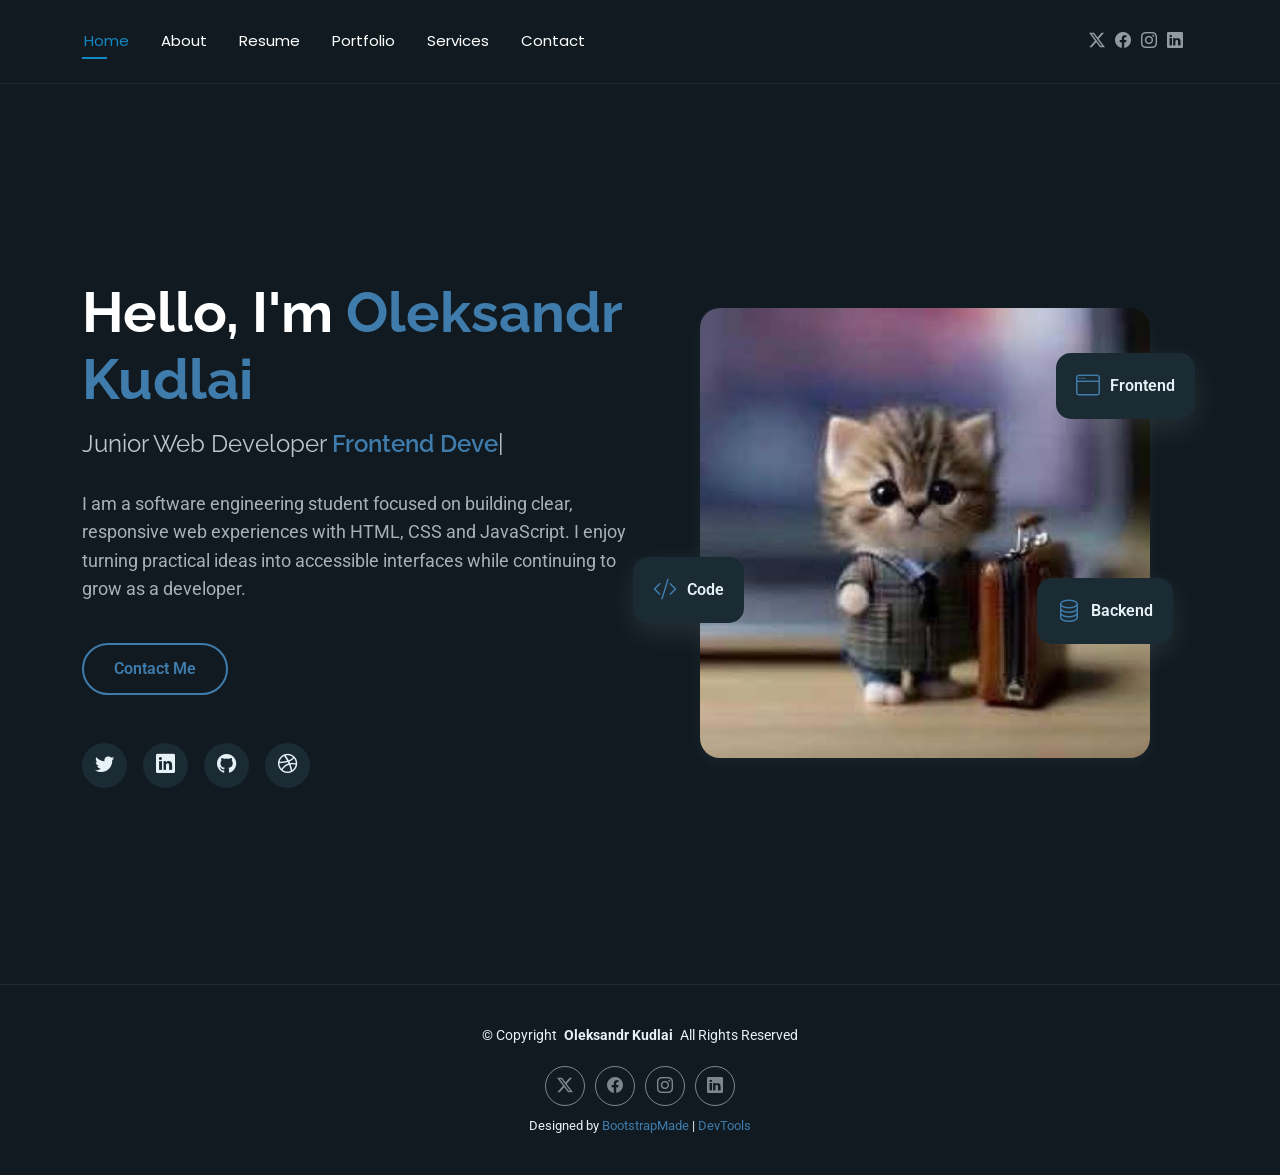
<file: index.html>
<!DOCTYPE html>
<html lang="en">

<head>
  <meta charset="UTF-8">
  <meta content="width=device-width, initial-scale=1.0" name="viewport">
  <title>My CV</title>
  <meta name="author" content="Oleksandr Kudlai">
  <meta name="description" content="Oleksandr Kudlai CV page.">
  <meta name="keywords" content="CV, resume, software developer, web developer, portfolio">

  <!-- Favicons -->
  <link href="assets/img/favicon.svg" rel="icon" type="image/svg+xml">
  <link href="assets/img/favicon.png" rel="icon" type="image/png">
  <link href="assets/img/apple-touch-icon.png" rel="apple-touch-icon">

  <!-- Fonts -->
  <link href="https://fonts.googleapis.com" rel="preconnect">
  <link href="https://fonts.gstatic.com" rel="preconnect" crossorigin>
  <link href="https://fonts.googleapis.com/css2?family=Roboto:ital,wght@0,100;0,300;0,400;0,500;0,700;0,900;1,100;1,300;1,400;1,500;1,700;1,900&family=Poppins:ital,wght@0,100;0,200;0,300;0,400;0,500;0,600;0,700;0,800;0,900;1,100;1,200;1,300;1,400;1,500;1,600;1,700;1,800;1,900&family=Raleway:ital,wght@0,100;0,200;0,300;0,400;0,500;0,600;0,700;0,800;0,900;1,100;1,200;1,300;1,400;1,500;1,600;1,700;1,800;1,900&display=swap" rel="stylesheet">

  <!-- Vendor CSS Files -->
  <link href="assets/vendor/bootstrap/css/bootstrap.min.css" rel="stylesheet">
  <link href="assets/vendor/bootstrap-icons/bootstrap-icons.css" rel="stylesheet">
  <link href="assets/vendor/aos/aos.css" rel="stylesheet">
  <link href="assets/vendor/swiper/swiper-bundle.min.css" rel="stylesheet">
  <link href="assets/vendor/glightbox/css/glightbox.min.css" rel="stylesheet">

  <!-- Main CSS File -->
  <link href="assets/css/main.css" rel="stylesheet">

  <!-- =======================================================
  * Template Name: FolioOne
  * Template URL: https://bootstrapmade.com/folioone-bootstrap-portfolio-website-template/
  * Updated: Aug 23 2025 with Bootstrap v5.3.7
  * Author: BootstrapMade.com
  * License: https://bootstrapmade.com/license/
  ======================================================== -->
</head>

<body class="index-page">

  <header id="header" class="header d-flex align-items-center light-background sticky-top">
    <div class="container position-relative d-flex align-items-center justify-content-between">

      <!-- <a href="index.html" class="logo d-flex align-items-center me-auto me-xl-0">
      <img src="assets/img/logo.webp" alt="Oleksandr Kudlai website logo" width="200" height="60">
      <h1 class="sitename">Oleksandr Kudlai</h1> 
    </a> -->

      <nav id="navmenu" class="navmenu">
        <ul>
          <li><a href="index.html" class="active">Home</a></li>
          <li><a href="about.html">About</a></li>
          <li><a href="resume.html">Resume</a></li>
          <li><a href="portfolio.html">Portfolio</a></li>
          <li><a href="services.html">Services</a></li>
          <li><a href="contact.html">Contact</a></li>
        </ul>
        <i class="mobile-nav-toggle d-xl-none bi bi-list"></i>
      </nav>

      <div class="header-social-links">
        <a href="#" class="twitter"><i class="bi bi-twitter-x"></i></a>
        <a href="#" class="facebook"><i class="bi bi-facebook"></i></a>
        <a href="#" class="instagram"><i class="bi bi-instagram"></i></a>
        <a href="#" class="linkedin"><i class="bi bi-linkedin"></i></a>
      </div>

    </div>
  </header>

  <main class="main">

    <!-- Hero Section -->
    <section id="hero" class="hero section">

      <div class="container" data-aos="fade-up" data-aos-delay="100">

        <div class="row gy-4 align-items-center">
          <div class="col-lg-6 order-2 order-lg-1">
            <div class="hero-content">
              <h1 data-aos="fade-up" data-aos-delay="200">Hello, I'm <span class="highlight">Oleksandr Kudlai</span></h1>
              <h2 data-aos="fade-up" data-aos-delay="300">Junior Web Developer <span class="typed" data-typed-items="Frontend Developer,JavaScript Developer,UI Developer"></span></h2>
              <p data-aos="fade-up" data-aos-delay="400">I am a software engineering student focused on building clear, responsive web experiences with HTML, CSS and JavaScript. I enjoy turning practical ideas into accessible interfaces while continuing to grow as a developer.</p>
              <div class="hero-actions" data-aos="fade-up" data-aos-delay="500">
                <a href="contact.html" class="btn btn-outline">Contact Me</a>
              </div>
              <div class="social-links" data-aos="fade-up" data-aos-delay="600">
                <a href="#"><i class="bi bi-twitter"></i></a>
                <a href="#"><i class="bi bi-linkedin"></i></a>
                <a href="#"><i class="bi bi-github"></i></a>
                <a href="#"><i class="bi bi-dribbble"></i></a>
              </div>
            </div>
          </div>
          <div class="col-lg-6 order-1 order-lg-2">
            <div class="hero-image" data-aos="zoom-in" data-aos-delay="300">
              <div class="image-wrapper">
                <img src="assets/img/images.jpeg" alt="Portrait of Oleksandr Kudlai" class="img-fluid" width="554" height="554">
                <div class="floating-elements">
                  <div class="floating-card design" data-aos="fade-left" data-aos-delay="700">
                    <i class="bi bi-window"></i>
                    <span>Frontend</span>
                  </div>
                  <div class="floating-card code" data-aos="fade-right" data-aos-delay="800">
                    <i class="bi bi-code-slash"></i>
                    <span>Code</span>
                  </div>
                  <div class="floating-card creativity" data-aos="fade-up" data-aos-delay="900">
                    <i class="bi bi-database"></i>
                    <span>Backend</span>
                  </div>
                </div>
              </div>
            </div>
          </div>
        </div>

      </div>

    </section><!-- /Hero Section -->

  </main>

  <footer id="footer" class="footer">

    <div class="container">
      <div class="copyright text-center ">
        <p>© <span>Copyright</span> <strong class="px-1 sitename">Oleksandr Kudlai</strong> <span>All Rights Reserved<br></span></p>
      </div>
      <div class="social-links d-flex justify-content-center">
        <a href=""><i class="bi bi-twitter-x"></i></a>
        <a href=""><i class="bi bi-facebook"></i></a>
        <a href=""><i class="bi bi-instagram"></i></a>
        <a href=""><i class="bi bi-linkedin"></i></a>
      </div>
      <div class="credits">
        <!-- All the links in the footer should remain intact. -->
        <!-- You can delete the links only if you've purchased the pro version. -->
        <!-- Licensing information: https://bootstrapmade.com/license/ -->
        <!-- Purchase the pro version with working PHP/AJAX contact form: [buy-url] -->
        Designed by <a href="https://bootstrapmade.com/">BootstrapMade</a> | <a href="https://bootstrapmade.com/tools/">DevTools</a>
      </div>
    </div>

  </footer>

  <!-- Scroll Top -->
  <a href="#" id="scroll-top" class="scroll-top d-flex align-items-center justify-content-center"><i class="bi bi-arrow-up-short"></i></a>

  <!-- Preloader -->
  <div id="preloader"></div>

  <!-- Vendor JS Files -->
  <script src="assets/vendor/bootstrap/js/bootstrap.bundle.min.js"></script>
  <script src="assets/vendor/php-email-form/validate.js"></script>
  <script src="assets/vendor/aos/aos.js"></script>
  <script src="assets/vendor/typed.js/typed.umd.js"></script>
  <script src="assets/vendor/waypoints/noframework.waypoints.js"></script>
  <script src="assets/vendor/purecounter/purecounter_vanilla.js"></script>
  <script src="assets/vendor/swiper/swiper-bundle.min.js"></script>
  <script src="assets/vendor/imagesloaded/imagesloaded.pkgd.min.js"></script>
  <script src="assets/vendor/isotope-layout/isotope.pkgd.min.js"></script>
  <script src="assets/vendor/glightbox/js/glightbox.min.js"></script>

  <!-- Main JS File -->
  <script src="assets/js/main.js"></script>

</body>

</html>
</file>
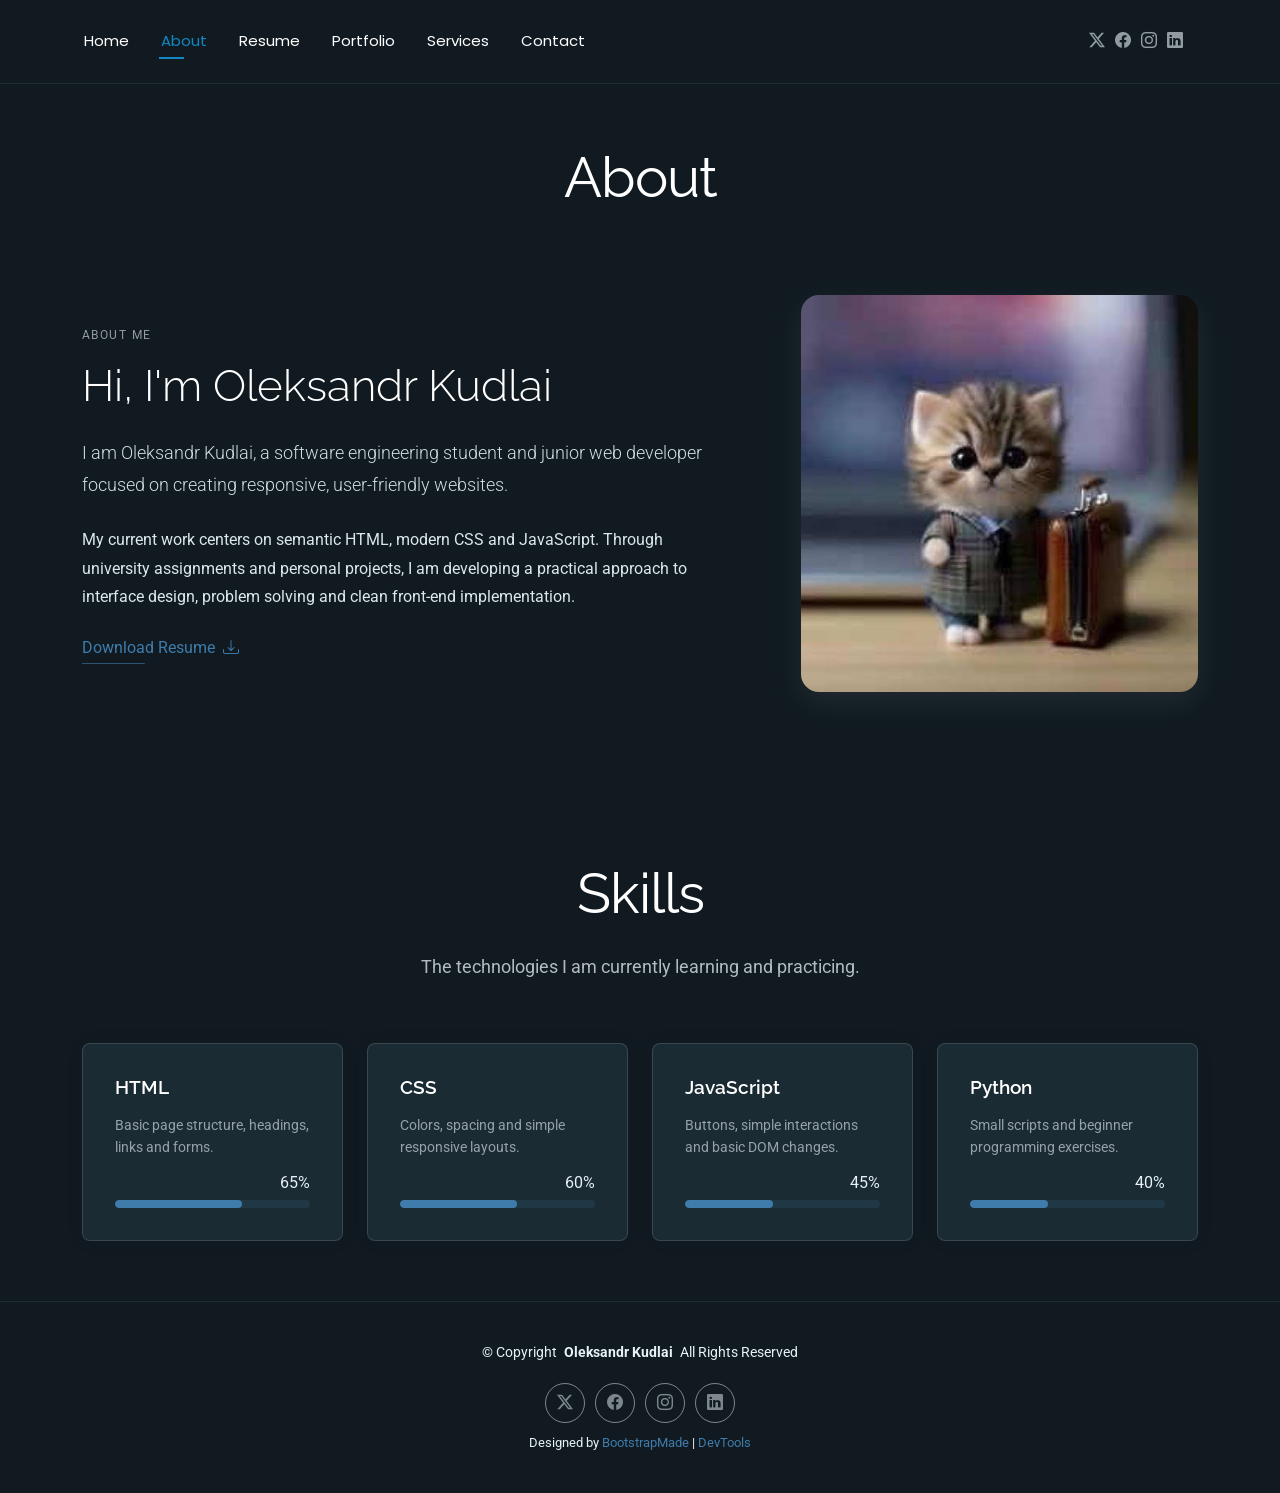
<file: about.html>
<!DOCTYPE html>
<html lang="en">

<head>
  <meta charset="utf-8">
  <meta content="width=device-width, initial-scale=1.0" name="viewport">
  <title>About - Oleksandr Kudlai</title>
  <meta name="description" content="">
  <meta name="keywords" content="">

  <!-- Favicons -->
  <link href="assets/img/favicon.svg" rel="icon" type="image/svg+xml">
  <link href="assets/img/favicon.png" rel="icon" type="image/png">
  <link href="assets/img/apple-touch-icon.png" rel="apple-touch-icon">

  <!-- Fonts -->
  <link href="https://fonts.googleapis.com" rel="preconnect">
  <link href="https://fonts.gstatic.com" rel="preconnect" crossorigin>
  <link href="https://fonts.googleapis.com/css2?family=Roboto:ital,wght@0,100;0,300;0,400;0,500;0,700;0,900;1,100;1,300;1,400;1,500;1,700;1,900&family=Poppins:ital,wght@0,100;0,200;0,300;0,400;0,500;0,600;0,700;0,800;0,900;1,100;1,200;1,300;1,400;1,500;1,600;1,700;1,800;1,900&family=Raleway:ital,wght@0,100;0,200;0,300;0,400;0,500;0,600;0,700;0,800;0,900;1,100;1,200;1,300;1,400;1,500;1,600;1,700;1,800;1,900&display=swap" rel="stylesheet">

  <!-- Vendor CSS Files -->
  <link href="assets/vendor/bootstrap/css/bootstrap.min.css" rel="stylesheet">
  <link href="assets/vendor/bootstrap-icons/bootstrap-icons.css" rel="stylesheet">
  <link href="assets/vendor/aos/aos.css" rel="stylesheet">
  <link href="assets/vendor/swiper/swiper-bundle.min.css" rel="stylesheet">
  <link href="assets/vendor/glightbox/css/glightbox.min.css" rel="stylesheet">

  <!-- Main CSS File -->
  <link href="assets/css/main.css" rel="stylesheet">

  <!-- =======================================================
  * Template Name: FolioOne
  * Template URL: https://bootstrapmade.com/folioone-bootstrap-portfolio-website-template/
  * Updated: Aug 23 2025 with Bootstrap v5.3.7
  * Author: BootstrapMade.com
  * License: https://bootstrapmade.com/license/
  ======================================================== -->
</head>

<body class="about-page">

  <header id="header" class="header d-flex align-items-center light-background sticky-top">
    <div class="container position-relative d-flex align-items-center justify-content-between">

      <!-- <a href="index.html" class="logo d-flex align-items-center me-auto me-xl-0">
      <img src="assets/img/logo.webp" alt="Oleksandr Kudlai website logo" width="200" height="60">
      <h1 class="sitename">Oleksandr Kudlai</h1> 
    </a> -->

      <nav id="navmenu" class="navmenu">
        <ul>
          <li><a href="index.html">Home</a></li>
          <li><a href="about.html" class="active">About</a></li>
          <li><a href="resume.html">Resume</a></li>
          <li><a href="portfolio.html">Portfolio</a></li>
          <li><a href="services.html">Services</a></li>
          <li><a href="contact.html">Contact</a></li>
        </ul>
        <i class="mobile-nav-toggle d-xl-none bi bi-list"></i>
      </nav>

      <div class="header-social-links">
        <a href="#" class="twitter"><i class="bi bi-twitter-x"></i></a>
        <a href="#" class="facebook"><i class="bi bi-facebook"></i></a>
        <a href="#" class="instagram"><i class="bi bi-instagram"></i></a>
        <a href="#" class="linkedin"><i class="bi bi-linkedin"></i></a>
      </div>

    </div>
  </header>

  <main class="main">

    <!-- About Section -->
    <section id="about" class="about section">

      <!-- Section Title -->
      <div class="container section-title" data-aos="fade-up">
        <h2>About</h2>
      </div><!-- End Section Title -->

      <div class="container" data-aos="fade-up" data-aos-delay="100">

        <!-- Intro + Photo -->
        <div class="row align-items-center justify-content-between gy-5 mb-5">
          <div class="col-lg-7" data-aos="fade-right" data-aos-delay="150">
            <div class="intro-content">
              <span class="eyebrow">About me</span>
              <h2 class="headline">Hi, I'm Oleksandr Kudlai</h2>
              <p class="lead">
                I am Oleksandr Kudlai, a software engineering student and junior web developer focused on creating responsive, user-friendly websites.
              </p>
              <p>
                My current work centers on semantic HTML, modern CSS and JavaScript. Through university assignments and personal projects, I am developing a practical approach to interface design, problem solving and clean front-end implementation.
              </p>

              <div class="cta-group">
                <a href="#" class="link-underline">
                  Download Resume <i class="bi bi-download"></i>
                </a>
              </div>
            </div>
          </div>

          <div class="col-lg-5" data-aos="zoom-in" data-aos-delay="250">
            <figure class="profile-figure text-center text-lg-end">
              <img src="assets/img/images.jpeg" alt="Portrait of Oleksandr Kudlai" class="img-fluid profile-photo" width="554" height="554">
            </figure>
          </div>
        </div>
        <!-- End Intro + Photo -->
      </div>
    </section><!-- /About Section -->

    <!-- Skills Section -->
    <section id="skills" class="skills section">

      <!-- Section Title -->
      <div class="container section-title" data-aos="fade-up">
        <h2>Skills</h2>
        <p>The technologies I am currently learning and practicing.</p>
      </div><!-- End Section Title -->

      <div class="container" data-aos="fade-up" data-aos-delay="100">

        <div class="row g-4 skills-animation">

          <div class="col-md-6 col-lg-3" data-aos="fade-up" data-aos-delay="100">
            <div class="skill-box">
              <h3>HTML</h3>
              <p>Basic page structure, headings, links and forms.</p>
              <span class="text-end d-block">65%</span>
              <div class="progress">
                <div class="progress-bar" role="progressbar" aria-valuenow="65" aria-valuemin="0" aria-valuemax="100"></div>
              </div>
            </div>
          </div>

          <div class="col-md-6 col-lg-3" data-aos="fade-up" data-aos-delay="200">
            <div class="skill-box">
              <h3>CSS</h3>
              <p>Colors, spacing and simple responsive layouts.</p>
              <span class="text-end d-block">60%</span>
              <div class="progress">
                <div class="progress-bar" role="progressbar" aria-valuenow="60" aria-valuemin="0" aria-valuemax="100"></div>
              </div>
            </div>
          </div>

          <div class="col-md-6 col-lg-3" data-aos="fade-up" data-aos-delay="300">
            <div class="skill-box">
              <h3>JavaScript</h3>
              <p>Buttons, simple interactions and basic DOM changes.</p>
              <span class="text-end d-block">45%</span>
              <div class="progress">
                <div class="progress-bar" role="progressbar" aria-valuenow="45" aria-valuemin="0" aria-valuemax="100"></div>
              </div>
            </div>
          </div>

          <div class="col-md-6 col-lg-3" data-aos="fade-up" data-aos-delay="400">
            <div class="skill-box">
              <h3>Python</h3>
              <p>Small scripts and beginner programming exercises.</p>
              <span class="text-end d-block">40%</span>
              <div class="progress">
                <div class="progress-bar" role="progressbar" aria-valuenow="40" aria-valuemin="0" aria-valuemax="100">
                </div>
              </div>
            </div>
          </div>

        </div>

      </div>

    </section><!-- /Skills Section -->
  </main>

  <footer id="footer" class="footer">

    <div class="container">
      <div class="copyright text-center ">
        <p>© <span>Copyright</span> <strong class="px-1 sitename">Oleksandr Kudlai</strong> <span>All Rights Reserved<br></span></p>
      </div>
      <div class="social-links d-flex justify-content-center">
        <a href=""><i class="bi bi-twitter-x"></i></a>
        <a href=""><i class="bi bi-facebook"></i></a>
        <a href=""><i class="bi bi-instagram"></i></a>
        <a href=""><i class="bi bi-linkedin"></i></a>
      </div>
      <div class="credits">
        <!-- All the links in the footer should remain intact. -->
        <!-- You can delete the links only if you've purchased the pro version. -->
        <!-- Licensing information: https://bootstrapmade.com/license/ -->
        <!-- Purchase the pro version with working PHP/AJAX contact form: [buy-url] -->
        Designed by <a href="https://bootstrapmade.com/">BootstrapMade</a> | <a href="https://bootstrapmade.com/tools/">DevTools</a>
      </div>
    </div>

  </footer>

  <!-- Scroll Top -->
  <a href="#" id="scroll-top" class="scroll-top d-flex align-items-center justify-content-center"><i class="bi bi-arrow-up-short"></i></a>

  <!-- Preloader -->
  <div id="preloader"></div>

  <!-- Vendor JS Files -->
  <script src="assets/vendor/bootstrap/js/bootstrap.bundle.min.js"></script>
  <script src="assets/vendor/php-email-form/validate.js"></script>
  <script src="assets/vendor/aos/aos.js"></script>
  <script src="assets/vendor/typed.js/typed.umd.js"></script>
  <script src="assets/vendor/waypoints/noframework.waypoints.js"></script>
  <script src="assets/vendor/purecounter/purecounter_vanilla.js"></script>
  <script src="assets/vendor/swiper/swiper-bundle.min.js"></script>
  <script src="assets/vendor/imagesloaded/imagesloaded.pkgd.min.js"></script>
  <script src="assets/vendor/isotope-layout/isotope.pkgd.min.js"></script>
  <script src="assets/vendor/glightbox/js/glightbox.min.js"></script>

  <!-- Main JS File -->
  <script src="assets/js/main.js"></script>

</body>

</html>
</file>
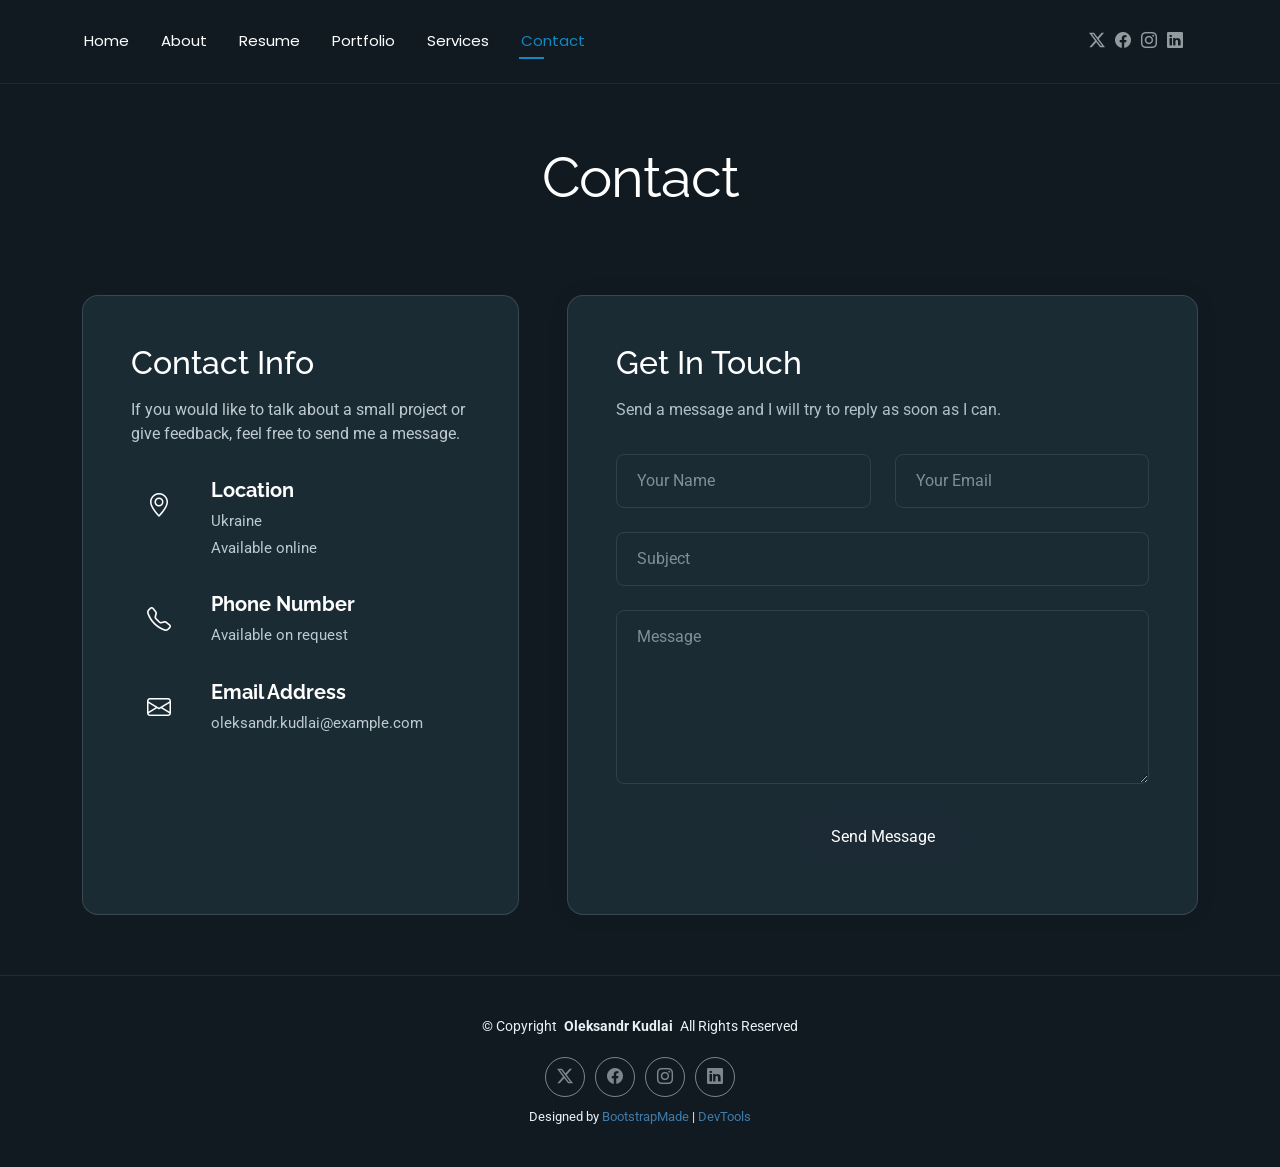
<file: contact.html>
<!DOCTYPE html>
<html lang="en">

<head>
  <meta charset="utf-8">
  <meta content="width=device-width, initial-scale=1.0" name="viewport">
  <title>Contact - Oleksandr Kudlai</title>
  <meta name="description" content="">
  <meta name="keywords" content="">

  <!-- Favicons -->
  <link href="assets/img/favicon.svg" rel="icon" type="image/svg+xml">
  <link href="assets/img/favicon.png" rel="icon" type="image/png">
  <link href="assets/img/apple-touch-icon.png" rel="apple-touch-icon">

  <!-- Fonts -->
  <link href="https://fonts.googleapis.com" rel="preconnect">
  <link href="https://fonts.gstatic.com" rel="preconnect" crossorigin>
  <link href="https://fonts.googleapis.com/css2?family=Roboto:ital,wght@0,100;0,300;0,400;0,500;0,700;0,900;1,100;1,300;1,400;1,500;1,700;1,900&family=Poppins:ital,wght@0,100;0,200;0,300;0,400;0,500;0,600;0,700;0,800;0,900;1,100;1,200;1,300;1,400;1,500;1,600;1,700;1,800;1,900&family=Raleway:ital,wght@0,100;0,200;0,300;0,400;0,500;0,600;0,700;0,800;0,900;1,100;1,200;1,300;1,400;1,500;1,600;1,700;1,800;1,900&display=swap" rel="stylesheet">

  <!-- Vendor CSS Files -->
  <link href="assets/vendor/bootstrap/css/bootstrap.min.css" rel="stylesheet">
  <link href="assets/vendor/bootstrap-icons/bootstrap-icons.css" rel="stylesheet">
  <link href="assets/vendor/aos/aos.css" rel="stylesheet">
  <link href="assets/vendor/swiper/swiper-bundle.min.css" rel="stylesheet">
  <link href="assets/vendor/glightbox/css/glightbox.min.css" rel="stylesheet">

  <!-- Main CSS File -->
  <link href="assets/css/main.css" rel="stylesheet">

  <!-- =======================================================
  * Template Name: FolioOne
  * Template URL: https://bootstrapmade.com/folioone-bootstrap-portfolio-website-template/
  * Updated: Aug 23 2025 with Bootstrap v5.3.7
  * Author: BootstrapMade.com
  * License: https://bootstrapmade.com/license/
  ======================================================== -->
</head>

<body class="contact-page">

  <header id="header" class="header d-flex align-items-center light-background sticky-top">
    <div class="container position-relative d-flex align-items-center justify-content-between">

      <!-- <a href="index.html" class="logo d-flex align-items-center me-auto me-xl-0">
      <img src="assets/img/logo.webp" alt="Oleksandr Kudlai website logo" width="200" height="60">
      <h1 class="sitename">Oleksandr Kudlai</h1> 
    </a> -->

      <nav id="navmenu" class="navmenu">
        <ul>
          <li><a href="index.html">Home</a></li>
          <li><a href="about.html">About</a></li>
          <li><a href="resume.html">Resume</a></li>
          <li><a href="portfolio.html">Portfolio</a></li>
          <li><a href="services.html">Services</a></li>
          <li><a href="contact.html" class="active">Contact</a></li>
        </ul>
        <i class="mobile-nav-toggle d-xl-none bi bi-list"></i>
      </nav>

      <div class="header-social-links">
        <a href="#" class="twitter"><i class="bi bi-twitter-x"></i></a>
        <a href="#" class="facebook"><i class="bi bi-facebook"></i></a>
        <a href="#" class="instagram"><i class="bi bi-instagram"></i></a>
        <a href="#" class="linkedin"><i class="bi bi-linkedin"></i></a>
      </div>

    </div>
  </header>

  <main class="main">

    <!-- Contact Section -->
    <section id="contact" class="contact section">

      <!-- Section Title -->
      <div class="container section-title" data-aos="fade-up">
        <h2>Contact</h2>
      </div><!-- End Section Title -->

      <div class="container" data-aos="fade-up" data-aos-delay="100">

        <div class="row g-4 g-lg-5">
          <div class="col-lg-5">
            <div class="info-box" data-aos="fade-up" data-aos-delay="200">
              <h3>Contact Info</h3>
              <p>If you would like to talk about a small project or give feedback, feel free to send me a message.</p>

              <div class="info-item" data-aos="fade-up" data-aos-delay="300">
                <div class="icon-box">
                  <i class="bi bi-geo-alt"></i>
                </div>
                <div class="content">
                  <h4>Location</h4>
                  <p>Ukraine</p>
                  <p>Available online</p>
                </div>
              </div>

              <div class="info-item" data-aos="fade-up" data-aos-delay="400">
                <div class="icon-box">
                  <i class="bi bi-telephone"></i>
                </div>
                <div class="content">
                  <h4>Phone Number</h4>
                  <p>Available on request</p>
                </div>
              </div>

              <div class="info-item" data-aos="fade-up" data-aos-delay="500">
                <div class="icon-box">
                  <i class="bi bi-envelope"></i>
                </div>
                <div class="content">
                  <h4>Email Address</h4>
                  <p>oleksandr.kudlai@example.com</p>
                </div>
              </div>
            </div>
          </div>

          <div class="col-lg-7">
            <div class="contact-form" data-aos="fade-up" data-aos-delay="300">
              <h3>Get In Touch</h3>
              <p>Send a message and I will try to reply as soon as I can.</p>

              <form action="forms/contact.php" method="post" class="php-email-form" data-aos="fade-up" data-aos-delay="200">
                <div class="row gy-4">

                  <div class="col-md-6">
                    <input type="text" name="name" class="form-control" placeholder="Your Name" required="">
                  </div>

                  <div class="col-md-6 ">
                    <input type="email" class="form-control" name="email" placeholder="Your Email" required="">
                  </div>

                  <div class="col-12">
                    <input type="text" class="form-control" name="subject" placeholder="Subject" required="">
                  </div>

                  <div class="col-12">
                    <textarea class="form-control" name="message" rows="6" placeholder="Message" required=""></textarea>
                  </div>

                  <div class="col-12 text-center">
                    <div class="loading">Loading</div>
                    <div class="error-message"></div>
                    <div class="sent-message">Your message has been sent. Thank you!</div>

                    <button type="submit" class="btn">Send Message</button>
                  </div>

                </div>
              </form>

            </div>
          </div>

        </div>

      </div>

    </section><!-- /Contact Section -->

  </main>

  <footer id="footer" class="footer">

    <div class="container">
      <div class="copyright text-center ">
        <p>© <span>Copyright</span> <strong class="px-1 sitename">Oleksandr Kudlai</strong> <span>All Rights Reserved<br></span></p>
      </div>
      <div class="social-links d-flex justify-content-center">
        <a href=""><i class="bi bi-twitter-x"></i></a>
        <a href=""><i class="bi bi-facebook"></i></a>
        <a href=""><i class="bi bi-instagram"></i></a>
        <a href=""><i class="bi bi-linkedin"></i></a>
      </div>
      <div class="credits">
        <!-- All the links in the footer should remain intact. -->
        <!-- You can delete the links only if you've purchased the pro version. -->
        <!-- Licensing information: https://bootstrapmade.com/license/ -->
        <!-- Purchase the pro version with working PHP/AJAX contact form: [buy-url] -->
        Designed by <a href="https://bootstrapmade.com/">BootstrapMade</a> | <a href="https://bootstrapmade.com/tools/">DevTools</a>
      </div>
    </div>

  </footer>

  <!-- Scroll Top -->
  <a href="#" id="scroll-top" class="scroll-top d-flex align-items-center justify-content-center"><i class="bi bi-arrow-up-short"></i></a>

  <!-- Preloader -->
  <div id="preloader"></div>

  <!-- Vendor JS Files -->
  <script src="assets/vendor/bootstrap/js/bootstrap.bundle.min.js"></script>
  <script src="assets/vendor/php-email-form/validate.js"></script>
  <script src="assets/vendor/aos/aos.js"></script>
  <script src="assets/vendor/typed.js/typed.umd.js"></script>
  <script src="assets/vendor/waypoints/noframework.waypoints.js"></script>
  <script src="assets/vendor/purecounter/purecounter_vanilla.js"></script>
  <script src="assets/vendor/swiper/swiper-bundle.min.js"></script>
  <script src="assets/vendor/imagesloaded/imagesloaded.pkgd.min.js"></script>
  <script src="assets/vendor/isotope-layout/isotope.pkgd.min.js"></script>
  <script src="assets/vendor/glightbox/js/glightbox.min.js"></script>

  <!-- Main JS File -->
  <script src="assets/js/main.js"></script>

</body>

</html>
</file>
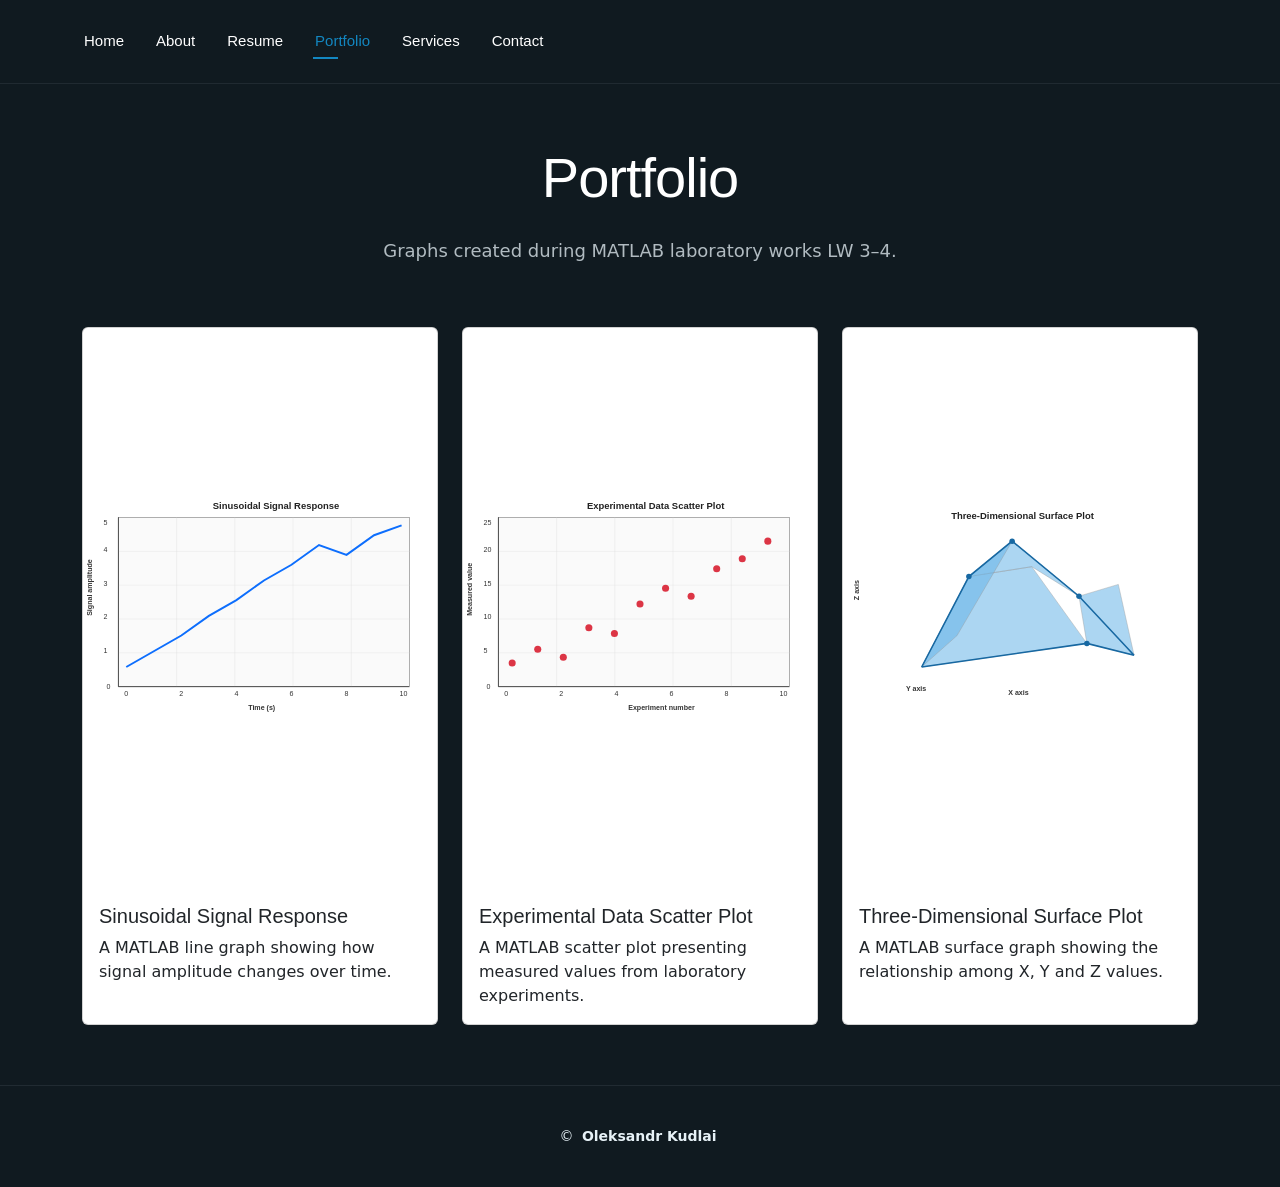
<file: portfolio.html>
<!DOCTYPE html>
<html lang="en">

<head>
  <meta charset="utf-8">
  <meta content="width=device-width, initial-scale=1.0" name="viewport">
  <title>Portfolio - Oleksandr Kudlai</title>
  <meta name="description" content="MATLAB laboratory work portfolio">

  <link href="assets/img/favicon.svg" rel="icon" type="image/svg+xml">
  <link href="assets/img/favicon.png" rel="icon" type="image/png">
  <link href="assets/img/apple-touch-icon.png" rel="apple-touch-icon">
  <link href="assets/vendor/bootstrap/css/bootstrap.min.css" rel="stylesheet">
  <link href="assets/vendor/bootstrap-icons/bootstrap-icons.css" rel="stylesheet">
  <link href="assets/vendor/aos/aos.css" rel="stylesheet">
  <link href="assets/vendor/glightbox/css/glightbox.min.css" rel="stylesheet">
  <link href="assets/css/main.css" rel="stylesheet">
</head>

<body class="portfolio-page">
  <header id="header" class="header d-flex align-items-center light-background sticky-top">
    <div class="container position-relative d-flex align-items-center justify-content-between">
      <nav id="navmenu" class="navmenu">
        <ul>
          <li><a href="index.html">Home</a></li>
          <li><a href="about.html">About</a></li>
          <li><a href="resume.html">Resume</a></li>
          <li><a href="portfolio.html" class="active">Portfolio</a></li>
          <li><a href="services.html">Services</a></li>
          <li><a href="contact.html">Contact</a></li>
        </ul>
        <i class="mobile-nav-toggle d-xl-none bi bi-list"></i>
      </nav>
    </div>
  </header>

  <main class="main">
    <section id="portfolio" class="portfolio section">
      <div class="container section-title" data-aos="fade-up">
        <h2>Portfolio</h2>
        <p>Graphs created during MATLAB laboratory works LW 3–4.</p>
      </div>

      <div class="container" data-aos="fade-up" data-aos-delay="100">
        <div class="row gy-4">
          <div class="col-md-6 col-lg-4">
            <article class="card h-100">
              <img src="assets/img/matlab-line-graph.svg"
                alt="MATLAB line graph showing a sinusoidal signal response"
                class="card-img-top" width="900" height="560">
              <div class="card-body">
                <h3 class="card-title h5">Sinusoidal Signal Response</h3>
                <p class="card-text">A MATLAB line graph showing how signal amplitude changes over time.</p>
              </div>
            </article>
          </div>

          <div class="col-md-6 col-lg-4">
            <article class="card h-100">
              <img src="assets/img/matlab-scatter-graph.svg"
                alt="MATLAB scatter graph showing experimental measurements"
                class="card-img-top" width="900" height="560">
              <div class="card-body">
                <h3 class="card-title h5">Experimental Data Scatter Plot</h3>
                <p class="card-text">A MATLAB scatter plot presenting measured values from laboratory experiments.</p>
              </div>
            </article>
          </div>

          <div class="col-md-6 col-lg-4">
            <article class="card h-100">
              <img src="assets/img/matlab-surface-graph.svg"
                alt="MATLAB three-dimensional surface graph"
                class="card-img-top" width="900" height="560">
              <div class="card-body">
                <h3 class="card-title h5">Three-Dimensional Surface Plot</h3>
                <p class="card-text">A MATLAB surface graph showing the relationship among X, Y and Z values.</p>
              </div>
            </article>
          </div>
        </div>
      </div>
    </section>
  </main>

  <footer id="footer" class="footer">
    <div class="container">
      <div class="copyright text-center">
        <p>© <strong class="px-1 sitename">Oleksandr Kudlai</strong></p>
      </div>
    </div>
  </footer>

  <a href="#" id="scroll-top" class="scroll-top d-flex align-items-center justify-content-center">
    <i class="bi bi-arrow-up-short"></i>
  </a>
  <div id="preloader"></div>

  <script src="assets/vendor/bootstrap/js/bootstrap.bundle.min.js"></script>
  <script src="assets/vendor/aos/aos.js"></script>
  <script src="assets/vendor/glightbox/js/glightbox.min.js"></script>
  <script src="assets/js/main.js"></script>
</body>

</html>
</file>
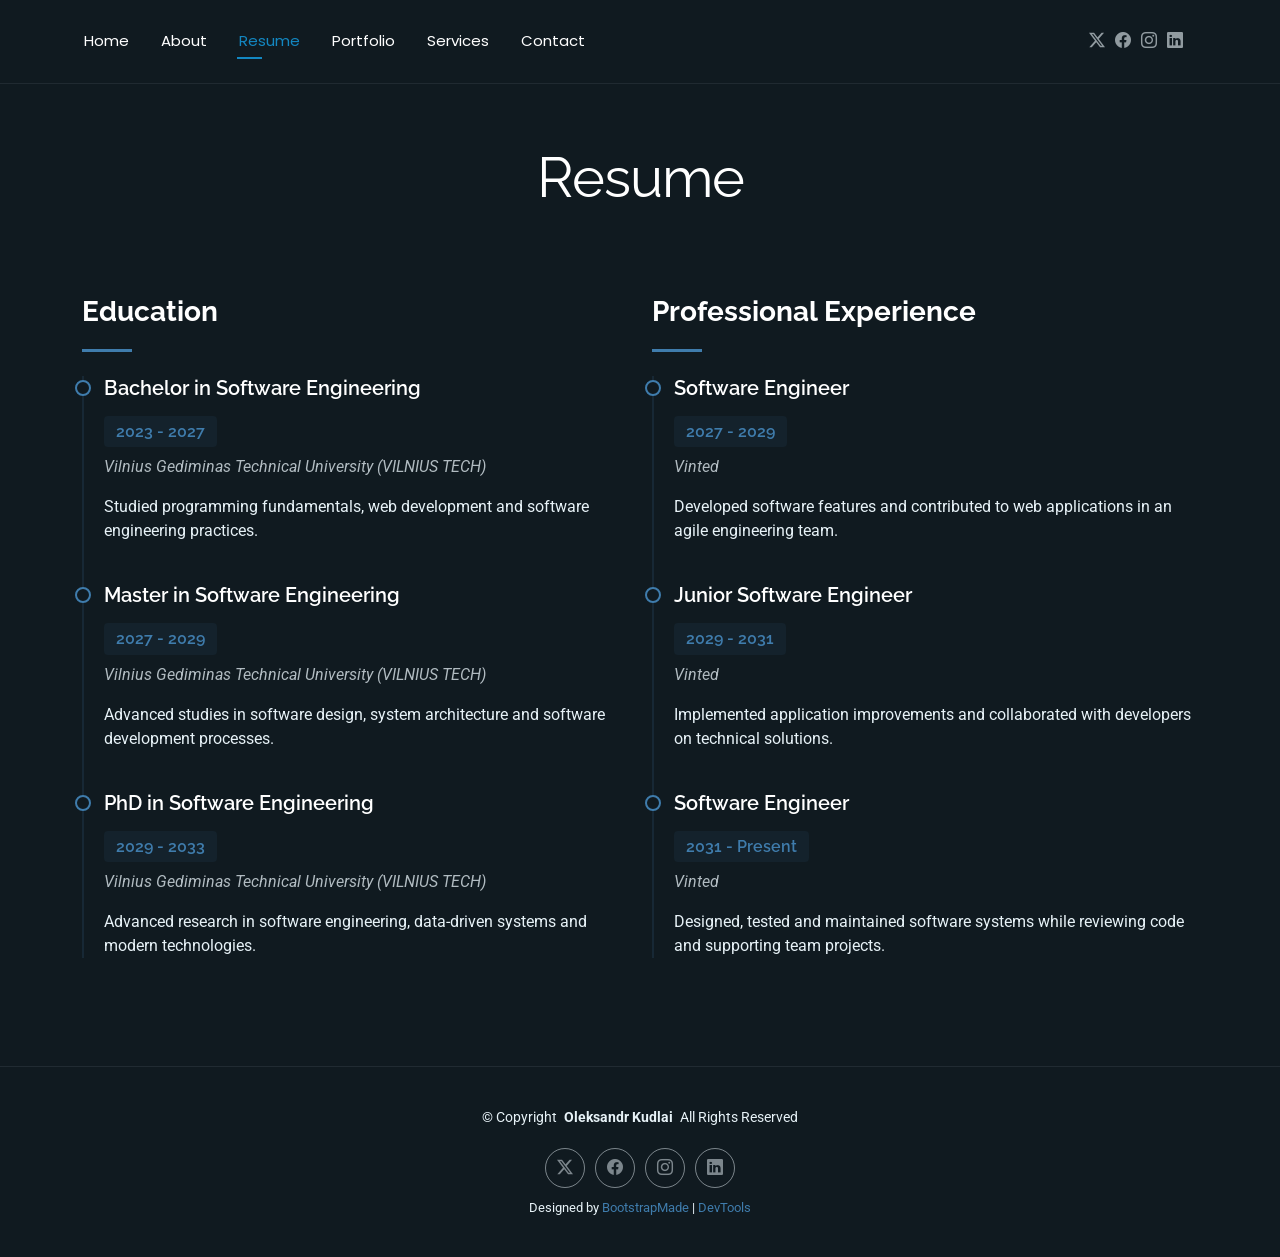
<file: resume.html>
<!DOCTYPE html>
<html lang="en">

<head>
  <meta charset="utf-8">
  <meta content="width=device-width, initial-scale=1.0" name="viewport">
  <title>Resume - Oleksandr Kudlai</title>
  <meta name="description" content="">
  <meta name="keywords" content="">

  <!-- Favicons -->
  <link href="assets/img/favicon.svg" rel="icon" type="image/svg+xml">
  <link href="assets/img/favicon.png" rel="icon" type="image/png">
  <link href="assets/img/apple-touch-icon.png" rel="apple-touch-icon">

  <!-- Fonts -->
  <link href="https://fonts.googleapis.com" rel="preconnect">
  <link href="https://fonts.gstatic.com" rel="preconnect" crossorigin>
  <link href="https://fonts.googleapis.com/css2?family=Roboto:ital,wght@0,100;0,300;0,400;0,500;0,700;0,900;1,100;1,300;1,400;1,500;1,700;1,900&family=Poppins:ital,wght@0,100;0,200;0,300;0,400;0,500;0,600;0,700;0,800;0,900;1,100;1,200;1,300;1,400;1,500;1,600;1,700;1,800;1,900&family=Raleway:ital,wght@0,100;0,200;0,300;0,400;0,500;0,600;0,700;0,800;0,900;1,100;1,200;1,300;1,400;1,500;1,600;1,700;1,800;1,900&display=swap" rel="stylesheet">

  <!-- Vendor CSS Files -->
  <link href="assets/vendor/bootstrap/css/bootstrap.min.css" rel="stylesheet">
  <link href="assets/vendor/bootstrap-icons/bootstrap-icons.css" rel="stylesheet">
  <link href="assets/vendor/aos/aos.css" rel="stylesheet">
  <link href="assets/vendor/swiper/swiper-bundle.min.css" rel="stylesheet">
  <link href="assets/vendor/glightbox/css/glightbox.min.css" rel="stylesheet">

  <!-- Main CSS File -->
  <link href="assets/css/main.css" rel="stylesheet">

  <!-- =======================================================
  * Template Name: FolioOne
  * Template URL: https://bootstrapmade.com/folioone-bootstrap-portfolio-website-template/
  * Updated: Aug 23 2025 with Bootstrap v5.3.7
  * Author: BootstrapMade.com
  * License: https://bootstrapmade.com/license/
  ======================================================== -->
</head>

<body class="resume-page">

  <header id="header" class="header d-flex align-items-center light-background sticky-top">
    <div class="container position-relative d-flex align-items-center justify-content-between">

      <!-- <a href="index.html" class="logo d-flex align-items-center me-auto me-xl-0">
      <img src="assets/img/logo.webp" alt="Oleksandr Kudlai website logo" width="200" height="60">
      <h1 class="sitename">Oleksandr Kudlai</h1> 
    </a> -->

      <nav id="navmenu" class="navmenu">
        <ul>
          <li><a href="index.html">Home</a></li>
          <li><a href="about.html">About</a></li>
          <li><a href="resume.html" class="active">Resume</a></li>
          <li><a href="portfolio.html">Portfolio</a></li>
          <li><a href="services.html">Services</a></li>
          <li><a href="contact.html">Contact</a></li>
        </ul>
        <i class="mobile-nav-toggle d-xl-none bi bi-list"></i>
      </nav>

      <div class="header-social-links">
        <a href="#" class="twitter"><i class="bi bi-twitter-x"></i></a>
        <a href="#" class="facebook"><i class="bi bi-facebook"></i></a>
        <a href="#" class="instagram"><i class="bi bi-instagram"></i></a>
        <a href="#" class="linkedin"><i class="bi bi-linkedin"></i></a>
      </div>

    </div>
  </header>

  <main class="main">

    <!-- Resume Section -->
    <section id="resume" class="resume section">

      <!-- Section Title -->
      <div class="container section-title" data-aos="fade-up">
        <h2>Resume</h2>
      </div><!-- End Section Title -->

      <div class="container" data-aos="fade-up" data-aos-delay="100">

        <div class="row">
          <div class="col-lg-6">

            <!-- Education Section -->
            <div class="resume-item" data-aos="fade-up">
              <h3 class="resume-title">Education</h3>

              <div class="resume-content">
                <article class="education-item">
                  <h4>Bachelor in Software Engineering</h4>
                  <h5>2023 - 2027</h5>
                  <p class="institution"><em>Vilnius Gediminas Technical University (VILNIUS TECH)</em></p>
                  <p>Studied programming fundamentals, web development and software engineering practices.</p>
                </article>

                <article class="education-item">
                  <h4>Master in Software Engineering</h4>
                  <h5>2027 - 2029</h5>
                  <p class="institution"><em>Vilnius Gediminas Technical University (VILNIUS TECH)</em></p>
                  <p>Advanced studies in software design, system architecture and software development processes.</p>
                </article>

                <article class="education-item">
                  <h4>PhD in Software Engineering</h4>
                  <h5>2029 - 2033</h5>
                  <p class="institution"><em>Vilnius Gediminas Technical University (VILNIUS TECH)</em></p>
                  <p>Advanced research in software engineering, data-driven systems and modern technologies.</p>
                </article>
              </div>
            </div><!-- End Education Section -->

          </div>

          <div class="col-lg-6">
            <!-- Experience Section -->
            <div class="resume-item" data-aos="fade-up" data-aos-delay="100">
              <h3 class="resume-title">Professional Experience</h3>

              <div class="resume-content">
                <article class="experience-item">
                  <h4>Software Engineer</h4>
                  <h5>2027 - 2029</h5>
                  <p class="company"><em>Vinted</em></p>
                  <p>Developed software features and contributed to web applications in an agile engineering team.</p>
                </article>

                <article class="experience-item">
                  <h4>Junior Software Engineer</h4>
                  <h5>2029 - 2031</h5>
                  <p class="company"><em>Vinted</em></p>
                  <p>Implemented application improvements and collaborated with developers on technical solutions.</p>
                </article>

                <article class="experience-item">
                  <h4>Software Engineer</h4>
                  <h5>2031 - Present</h5>
                  <p class="company"><em>Vinted</em></p>
                  <p>Designed, tested and maintained software systems while reviewing code and supporting team projects.</p>
                </article>
              </div>
            </div><!-- End Experience Section -->
          </div>
        </div>

      </div>

    </section><!-- /Resume Section -->

  </main>

  <footer id="footer" class="footer">

    <div class="container">
      <div class="copyright text-center ">
        <p>© <span>Copyright</span> <strong class="px-1 sitename">Oleksandr Kudlai</strong> <span>All Rights Reserved<br></span></p>
      </div>
      <div class="social-links d-flex justify-content-center">
        <a href=""><i class="bi bi-twitter-x"></i></a>
        <a href=""><i class="bi bi-facebook"></i></a>
        <a href=""><i class="bi bi-instagram"></i></a>
        <a href=""><i class="bi bi-linkedin"></i></a>
      </div>
      <div class="credits">
        <!-- All the links in the footer should remain intact. -->
        <!-- You can delete the links only if you've purchased the pro version. -->
        <!-- Licensing information: https://bootstrapmade.com/license/ -->
        <!-- Purchase the pro version with working PHP/AJAX contact form: [buy-url] -->
        Designed by <a href="https://bootstrapmade.com/">BootstrapMade</a> | <a href="https://bootstrapmade.com/tools/">DevTools</a>
      </div>
    </div>

  </footer>

  <!-- Scroll Top -->
  <a href="#" id="scroll-top" class="scroll-top d-flex align-items-center justify-content-center"><i class="bi bi-arrow-up-short"></i></a>

  <!-- Preloader -->
  <div id="preloader"></div>

  <!-- Vendor JS Files -->
  <script src="assets/vendor/bootstrap/js/bootstrap.bundle.min.js"></script>
  <script src="assets/vendor/php-email-form/validate.js"></script>
  <script src="assets/vendor/aos/aos.js"></script>
  <script src="assets/vendor/typed.js/typed.umd.js"></script>
  <script src="assets/vendor/waypoints/noframework.waypoints.js"></script>
  <script src="assets/vendor/purecounter/purecounter_vanilla.js"></script>
  <script src="assets/vendor/swiper/swiper-bundle.min.js"></script>
  <script src="assets/vendor/imagesloaded/imagesloaded.pkgd.min.js"></script>
  <script src="assets/vendor/isotope-layout/isotope.pkgd.min.js"></script>
  <script src="assets/vendor/glightbox/js/glightbox.min.js"></script>

  <!-- Main JS File -->
  <script src="assets/js/main.js"></script>

</body>

</html>
</file>
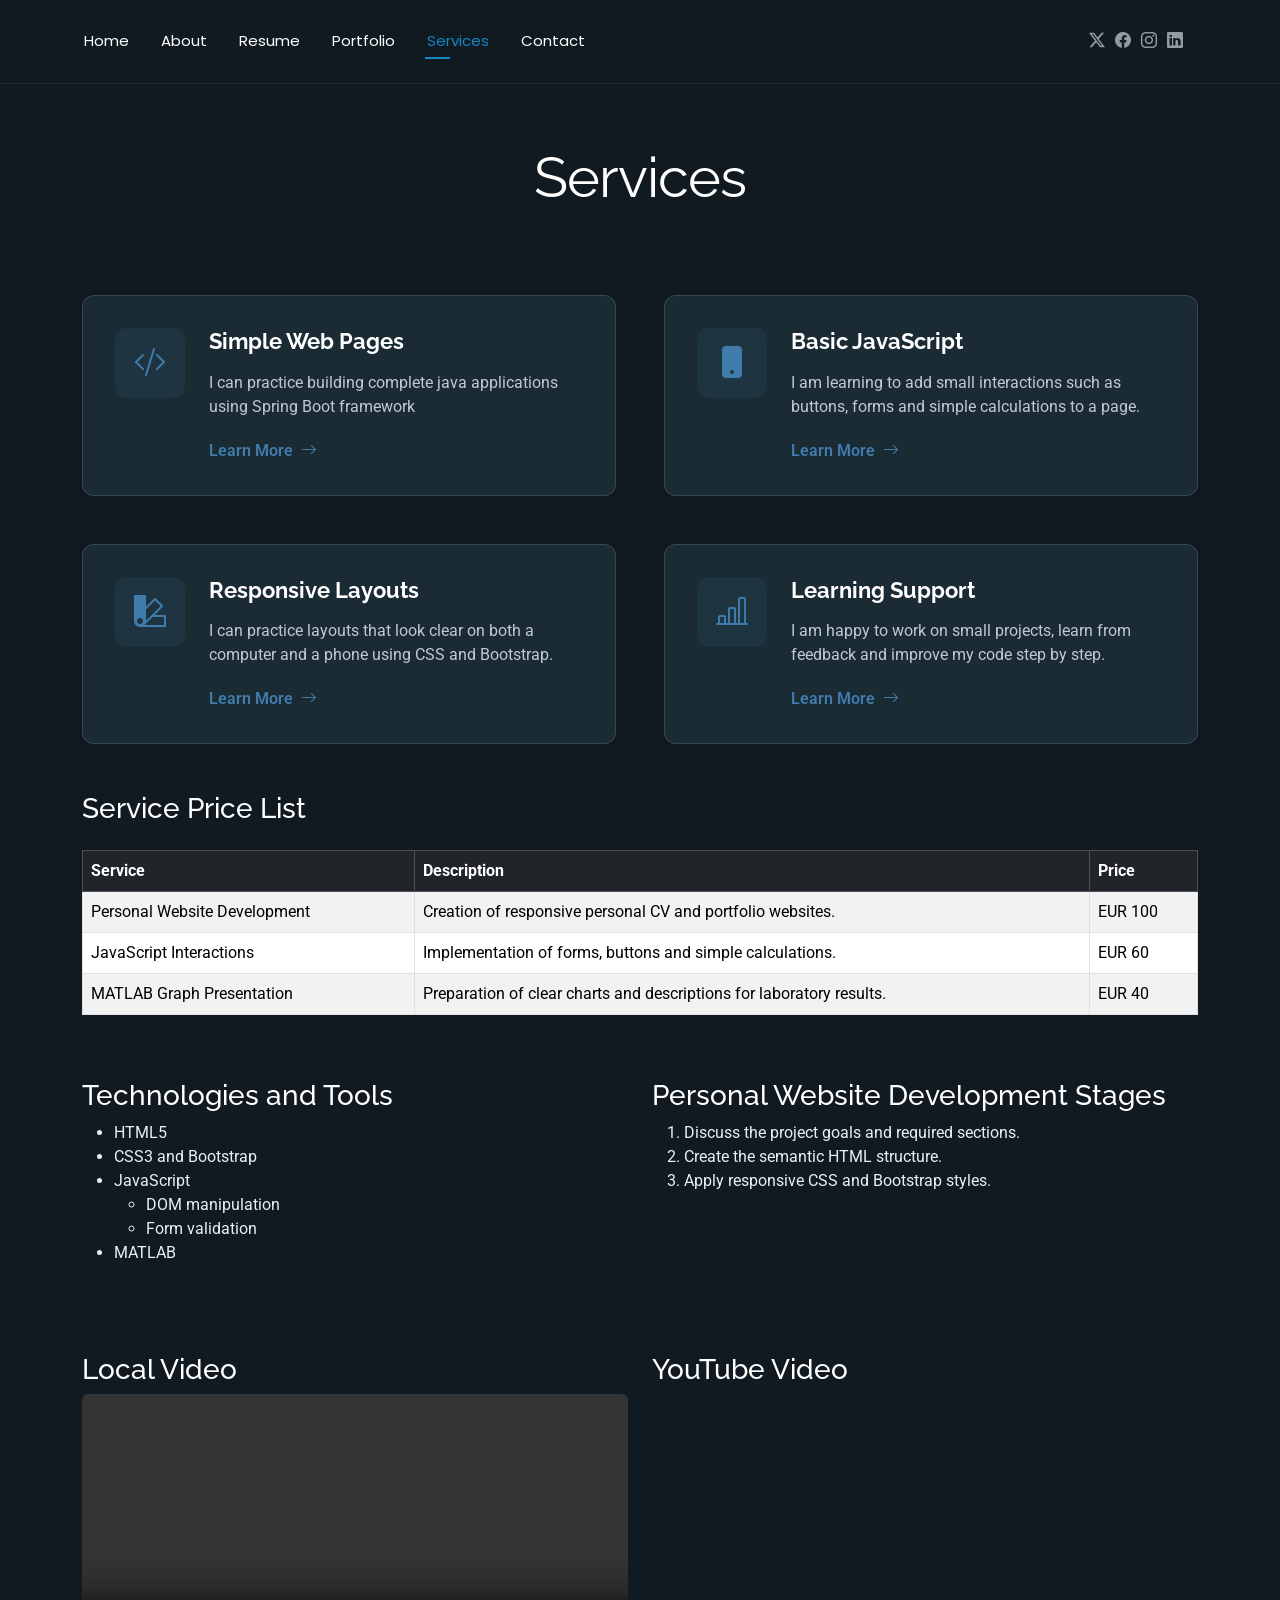
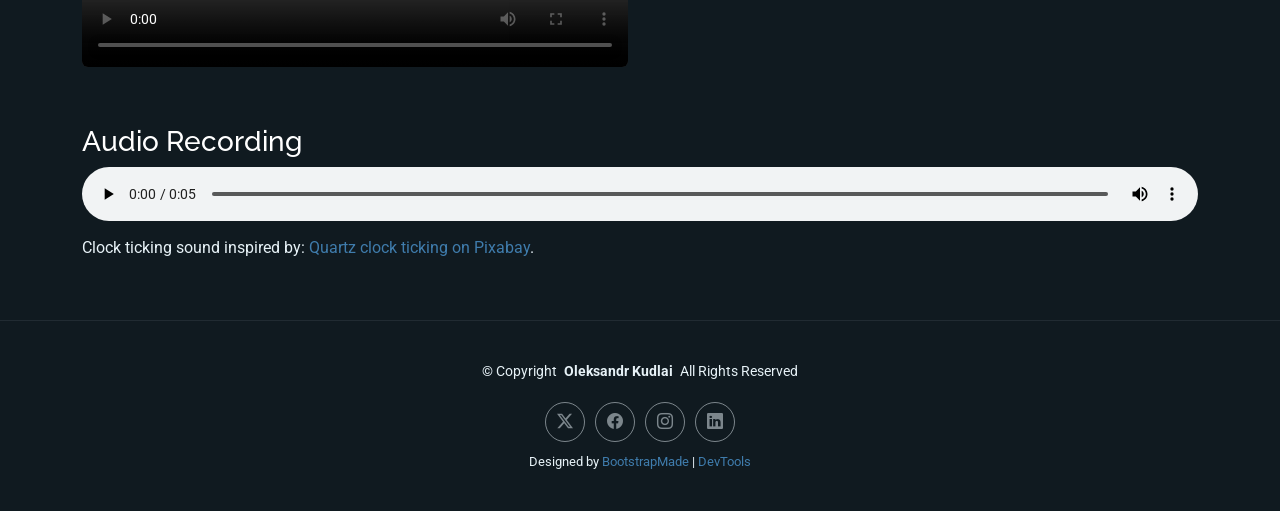
<file: services.html>
<!DOCTYPE html>
<html lang="en">

<head>
  <meta charset="utf-8">
  <meta content="width=device-width, initial-scale=1.0" name="viewport">
  <title>Services - Oleksandr Kudlai</title>
  <meta name="description" content="">
  <meta name="keywords" content="">

  <!-- Favicons -->
  <link href="assets/img/favicon.svg" rel="icon" type="image/svg+xml">
  <link href="assets/img/favicon.png" rel="icon" type="image/png">
  <link href="assets/img/apple-touch-icon.png" rel="apple-touch-icon">

  <!-- Fonts -->
  <link href="https://fonts.googleapis.com" rel="preconnect">
  <link href="https://fonts.gstatic.com" rel="preconnect" crossorigin>
  <link href="https://fonts.googleapis.com/css2?family=Roboto:ital,wght@0,100;0,300;0,400;0,500;0,700;0,900;1,100;1,300;1,400;1,500;1,700;1,900&family=Poppins:ital,wght@0,100;0,200;0,300;0,400;0,500;0,600;0,700;0,800;0,900;1,100;1,200;1,300;1,400;1,500;1,600;1,700;1,800;1,900&family=Raleway:ital,wght@0,100;0,200;0,300;0,400;0,500;0,600;0,700;0,800;0,900;1,100;1,200;1,300;1,400;1,500;1,600;1,700;1,800;1,900&display=swap" rel="stylesheet">

  <!-- Vendor CSS Files -->
  <link href="assets/vendor/bootstrap/css/bootstrap.min.css" rel="stylesheet">
  <link href="assets/vendor/bootstrap-icons/bootstrap-icons.css" rel="stylesheet">
  <link href="assets/vendor/aos/aos.css" rel="stylesheet">
  <link href="assets/vendor/swiper/swiper-bundle.min.css" rel="stylesheet">
  <link href="assets/vendor/glightbox/css/glightbox.min.css" rel="stylesheet">

  <!-- Main CSS File -->
  <link href="assets/css/main.css" rel="stylesheet">

  <!-- =======================================================
  * Template Name: FolioOne
  * Template URL: https://bootstrapmade.com/folioone-bootstrap-portfolio-website-template/
  * Updated: Aug 23 2025 with Bootstrap v5.3.7
  * Author: BootstrapMade.com
  * License: https://bootstrapmade.com/license/
  ======================================================== -->
</head>

<body class="services-page">

  <header id="header" class="header d-flex align-items-center light-background sticky-top">
    <div class="container position-relative d-flex align-items-center justify-content-between">

      <!-- <a href="index.html" class="logo d-flex align-items-center me-auto me-xl-0">
      <img src="assets/img/logo.webp" alt="Oleksandr Kudlai website logo" width="200" height="60">
      <h1 class="sitename">Oleksandr Kudlai</h1> 
    </a> -->

      <nav id="navmenu" class="navmenu">
        <ul>
          <li><a href="index.html">Home</a></li>
          <li><a href="about.html">About</a></li>
          <li><a href="resume.html">Resume</a></li>
          <li><a href="portfolio.html">Portfolio</a></li>
          <li><a href="services.html" class="active">Services</a></li>
          <li><a href="contact.html">Contact</a></li>
        </ul>
        <i class="mobile-nav-toggle d-xl-none bi bi-list"></i>
      </nav>

      <div class="header-social-links">
        <a href="#" class="twitter"><i class="bi bi-twitter-x"></i></a>
        <a href="#" class="facebook"><i class="bi bi-facebook"></i></a>
        <a href="#" class="instagram"><i class="bi bi-instagram"></i></a>
        <a href="#" class="linkedin"><i class="bi bi-linkedin"></i></a>
      </div>

    </div>
  </header>

  <main class="main">

    <!-- Services Section -->
    <section id="services" class="services section">

      <!-- Section Title -->
      <div class="container section-title" data-aos="fade-up">
        <h2>Services</h2>
      </div><!-- End Section Title -->

      <div class="container" data-aos="fade-up" data-aos-delay="100">

        <div class="row justify-content-center g-5">

          <div class="col-md-6" data-aos="fade-right" data-aos-delay="100">
            <div class="service-item">
              <div class="service-icon">
                <i class="bi bi-code-slash"></i>
              </div>
              <div class="service-content">
                <h3>Simple Web Pages</h3>
                <p>I can practice building complete java applications using Spring Boot framework</p>
                <a href="" class="service-link">
                  <span>Learn More</span>
                  <i class="bi bi-arrow-right"></i>
                </a>
              </div>
            </div>
          </div><!-- End Service Item -->

          <div class="col-md-6" data-aos="fade-left" data-aos-delay="100">
            <div class="service-item">
              <div class="service-icon">
                <i class="bi bi-phone-fill"></i>
              </div>
              <div class="service-content">
                <h3>Basic JavaScript</h3>
                <p>I am learning to add small interactions such as buttons, forms and simple calculations to a page.</p>
                <a href="" class="service-link">
                  <span>Learn More</span>
                  <i class="bi bi-arrow-right"></i>
                </a>
              </div>
            </div>
          </div><!-- End Service Item -->

          <div class="col-md-6" data-aos="fade-right" data-aos-delay="200">
            <div class="service-item">
              <div class="service-icon">
                <i class="bi bi-palette2"></i>
              </div>
              <div class="service-content">
                <h3>Responsive Layouts</h3>
                <p>I can practice layouts that look clear on
                   both a computer and a phone using CSS and Bootstrap.</p>
                <a href="" class="service-link">
                  <span>Learn More</span>
                  <i class="bi bi-arrow-right"></i>
                </a>
              </div>
            </div>
          </div><!-- End Service Item -->

          <div class="col-md-6" data-aos="fade-left" data-aos-delay="200">
            <div class="service-item">
              <div class="service-icon">
                <i class="bi bi-bar-chart-line"></i>
              </div>
              <div class="service-content">
                <h3>Learning Support</h3>
                <p>I am happy to work on small projects, learn from feedback and improve my code step by step.</p>
                <a href="" class="service-link">
                  <span>Learn More</span>
                  <i class="bi bi-arrow-right"></i>
                </a>
              </div>
            </div>
          </div><!-- End Service Item -->

        </div>

        <div class="row mt-5">
          <div class="col-12">
            <h3 class="mb-4">Service Price List</h3>
            <div class="table-responsive">
              <table class="table table-bordered table-striped align-middle">
                <thead class="table-dark">
                  <tr>
                    <th scope="col">Service</th>
                    <th scope="col">Description</th>
                    <th scope="col">Price</th>
                  </tr>
                </thead>
                <tbody>
                  <tr>
                    <td>Personal Website Development</td>
                    <td>Creation of responsive personal CV and portfolio websites.</td>
                    <td>EUR 100</td>
                  </tr>
                  <tr>
                    <td>JavaScript Interactions</td>
                    <td>Implementation of forms, buttons and simple calculations.</td>
                    <td>EUR 60</td>
                  </tr>
                  <tr>
                    <td>MATLAB Graph Presentation</td>
                    <td>Preparation of clear charts and descriptions for laboratory results.</td>
                    <td>EUR 40</td>
                  </tr>
                </tbody>
              </table>
            </div>
          </div>
        </div>

        <div class="row mt-4 gy-4">
          <div class="col-md-6">
            <h3>Technologies and Tools</h3>
            <ul>
              <li>HTML5</li>
              <li>CSS3 and Bootstrap</li>
              <li>JavaScript
                <ul>
                  <li>DOM manipulation</li>
                  <li>Form validation</li>
                </ul>
              </li>
              <li>MATLAB</li>
            </ul>
          </div>

          <div class="col-md-6">
            <h3>Personal Website Development Stages</h3>
            <ol>
              <li>Discuss the project goals and required sections.</li>
              <li>Create the semantic HTML structure.</li>
              <li>Apply responsive CSS and Bootstrap styles.</li>
            </ol>
          </div>
        </div>

        <div class="row mt-5 gy-4">
          <div class="col-lg-6">
            <h3>Local Video</h3>
            <video class="w-100 rounded" controls preload="metadata">
              <source src="assets/media/typing-video.mp4" type="video/mp4">
              Your browser does not support the video element.
            </video>
          </div>

          <div class="col-lg-6">
            <h3>YouTube Video</h3>
            <div class="ratio ratio-16x9">
              <iframe src="https://www.youtube.com/embed/BoUVIhtqjAw"
                title="YouTube embedded video"
                allow="accelerometer; autoplay; clipboard-write; encrypted-media; gyroscope; picture-in-picture"
                allowfullscreen></iframe>
            </div>
          </div>

          <div class="col-12">
            <h3>Audio Recording</h3>
            <audio class="w-100" controls preload="metadata">
              <source src="assets/media/quartz-clock-ticking.wav" type="audio/wav">
              Your browser does not support the audio element.
            </audio>
            <p class="mt-2 mb-0">
              Clock ticking sound inspired by:
              <a href="https://pixabay.com/sound-effects/quartz-clock-ticking-one-minute-253102/"
                target="_blank" rel="noopener">Quartz clock ticking on Pixabay</a>.
            </p>
          </div>
        </div>

      </div>

    </section><!-- /Services Section -->

  </main>

  <footer id="footer" class="footer">

    <div class="container">
      <div class="copyright text-center ">
        <p>© <span>Copyright</span> <strong class="px-1 sitename">Oleksandr Kudlai</strong> <span>All Rights Reserved<br></span></p>
      </div>
      <div class="social-links d-flex justify-content-center">
        <a href=""><i class="bi bi-twitter-x"></i></a>
        <a href=""><i class="bi bi-facebook"></i></a>
        <a href=""><i class="bi bi-instagram"></i></a>
        <a href=""><i class="bi bi-linkedin"></i></a>
      </div>
      <div class="credits">
        <!-- All the links in the footer should remain intact. -->
        <!-- You can delete the links only if you've purchased the pro version. -->
        <!-- Licensing information: https://bootstrapmade.com/license/ -->
        <!-- Purchase the pro version with working PHP/AJAX contact form: [buy-url] -->
        Designed by <a href="https://bootstrapmade.com/">BootstrapMade</a> | <a href="https://bootstrapmade.com/tools/">DevTools</a>
      </div>
    </div>

  </footer>

  <!-- Scroll Top -->
  <a href="#" id="scroll-top" class="scroll-top d-flex align-items-center justify-content-center"><i class="bi bi-arrow-up-short"></i></a>

  <!-- Preloader -->
  <div id="preloader"></div>

  <!-- Vendor JS Files -->
  <script src="assets/vendor/bootstrap/js/bootstrap.bundle.min.js"></script>
  <script src="assets/vendor/php-email-form/validate.js"></script>
  <script src="assets/vendor/aos/aos.js"></script>
  <script src="assets/vendor/typed.js/typed.umd.js"></script>
  <script src="assets/vendor/waypoints/noframework.waypoints.js"></script>
  <script src="assets/vendor/purecounter/purecounter_vanilla.js"></script>
  <script src="assets/vendor/swiper/swiper-bundle.min.js"></script>
  <script src="assets/vendor/imagesloaded/imagesloaded.pkgd.min.js"></script>
  <script src="assets/vendor/isotope-layout/isotope.pkgd.min.js"></script>
  <script src="assets/vendor/glightbox/js/glightbox.min.js"></script>

  <!-- Main JS File -->
  <script src="assets/js/main.js"></script>

</body>

</html>
</file>
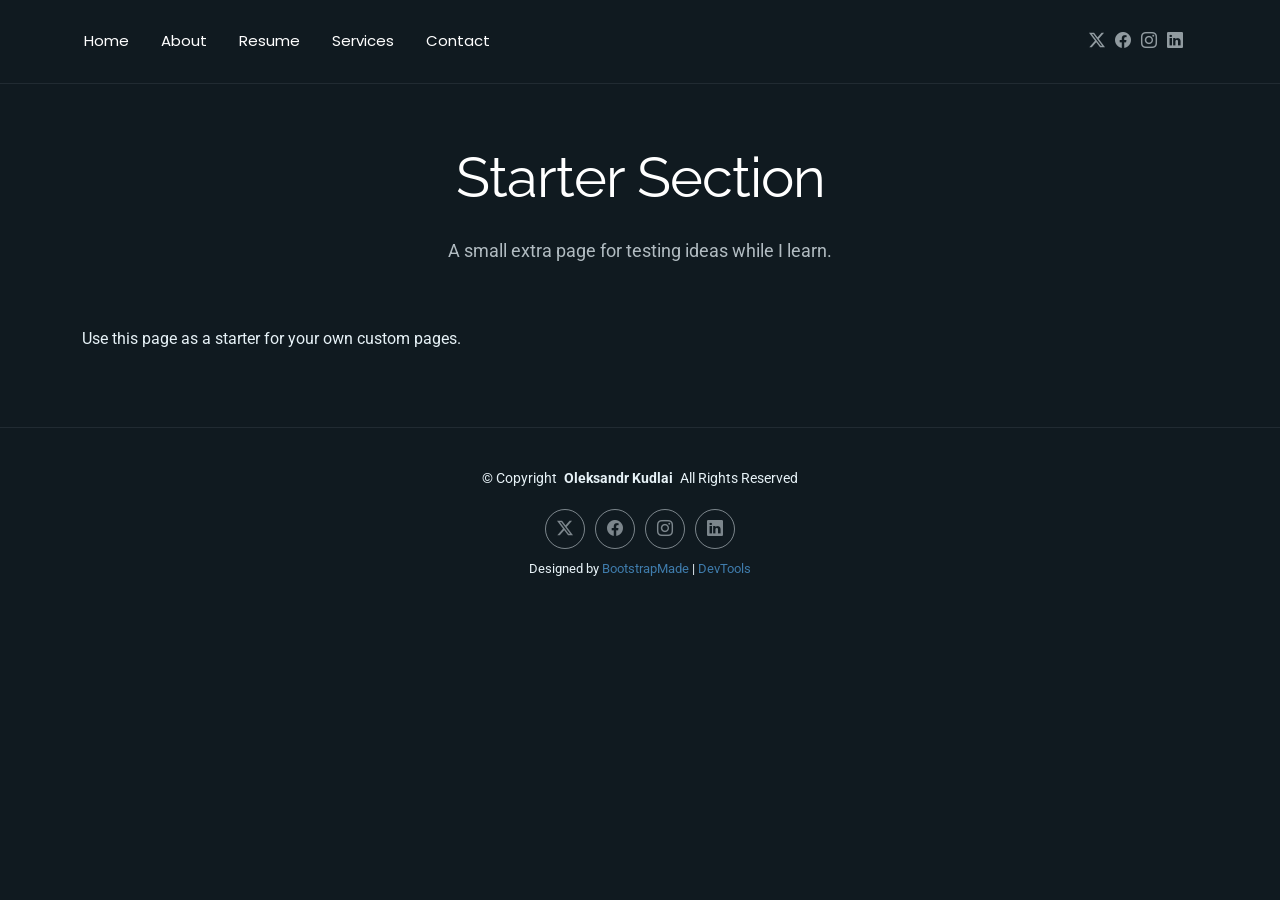
<file: starter-page.html>
<!DOCTYPE html>
<html lang="en">

<head>
  <meta charset="utf-8">
  <meta content="width=device-width, initial-scale=1.0" name="viewport">
  <title>Starter Page - Oleksandr Kudlai</title>
  <meta name="description" content="">
  <meta name="keywords" content="">

  <!-- Favicons -->
  <link href="assets/img/favicon.svg" rel="icon" type="image/svg+xml">
  <link href="assets/img/favicon.png" rel="icon" type="image/png">
  <link href="assets/img/apple-touch-icon.png" rel="apple-touch-icon">

  <!-- Fonts -->
  <link href="https://fonts.googleapis.com" rel="preconnect">
  <link href="https://fonts.gstatic.com" rel="preconnect" crossorigin>
  <link href="https://fonts.googleapis.com/css2?family=Roboto:ital,wght@0,100;0,300;0,400;0,500;0,700;0,900;1,100;1,300;1,400;1,500;1,700;1,900&family=Poppins:ital,wght@0,100;0,200;0,300;0,400;0,500;0,600;0,700;0,800;0,900;1,100;1,200;1,300;1,400;1,500;1,600;1,700;1,800;1,900&family=Raleway:ital,wght@0,100;0,200;0,300;0,400;0,500;0,600;0,700;0,800;0,900;1,100;1,200;1,300;1,400;1,500;1,600;1,700;1,800;1,900&display=swap" rel="stylesheet">

  <!-- Vendor CSS Files -->
  <link href="assets/vendor/bootstrap/css/bootstrap.min.css" rel="stylesheet">
  <link href="assets/vendor/bootstrap-icons/bootstrap-icons.css" rel="stylesheet">
  <link href="assets/vendor/aos/aos.css" rel="stylesheet">
  <link href="assets/vendor/swiper/swiper-bundle.min.css" rel="stylesheet">
  <link href="assets/vendor/glightbox/css/glightbox.min.css" rel="stylesheet">

  <!-- Main CSS File -->
  <link href="assets/css/main.css" rel="stylesheet">

  <!-- =======================================================
  * Template Name: FolioOne
  * Template URL: https://bootstrapmade.com/folioone-bootstrap-portfolio-website-template/
  * Updated: Aug 23 2025 with Bootstrap v5.3.7
  * Author: BootstrapMade.com
  * License: https://bootstrapmade.com/license/
  ======================================================== -->
</head>

<body class="starter-page-page">

  <header id="header" class="header d-flex align-items-center light-background sticky-top">
    <div class="container position-relative d-flex align-items-center justify-content-between">

      <!-- <a href="index.html" class="logo d-flex align-items-center me-auto me-xl-0">
      <img src="assets/img/logo.webp" alt="Oleksandr Kudlai website logo" width="200" height="60">
      <h1 class="sitename">Oleksandr Kudlai</h1> 
    </a> -->

      <nav id="navmenu" class="navmenu">
        <ul>
          <li><a href="index.html">Home</a></li>
          <li><a href="about.html">About</a></li>
          <li><a href="resume.html">Resume</a></li>
          <li><a href="services.html">Services</a></li>
          <li><a href="contact.html">Contact</a></li>
        </ul>
        <i class="mobile-nav-toggle d-xl-none bi bi-list"></i>
      </nav>

      <div class="header-social-links">
        <a href="#" class="twitter"><i class="bi bi-twitter-x"></i></a>
        <a href="#" class="facebook"><i class="bi bi-facebook"></i></a>
        <a href="#" class="instagram"><i class="bi bi-instagram"></i></a>
        <a href="#" class="linkedin"><i class="bi bi-linkedin"></i></a>
      </div>

    </div>
  </header>

  <main class="main">

    <!-- Starter Section Section -->
    <section id="starter-section" class="starter-section section">

      <!-- Section Title -->
      <div class="container section-title" data-aos="fade-up">
        <h2>Starter Section</h2>
        <p>A small extra page for testing ideas while I learn.</p>
      </div><!-- End Section Title -->

      <div class="container" data-aos="fade-up">
        <p>Use this page as a starter for your own custom pages.</p>
      </div>

    </section><!-- /Starter Section Section -->

  </main>

  <footer id="footer" class="footer">

    <div class="container">
      <div class="copyright text-center ">
        <p>© <span>Copyright</span> <strong class="px-1 sitename">Oleksandr Kudlai</strong> <span>All Rights Reserved<br></span></p>
      </div>
      <div class="social-links d-flex justify-content-center">
        <a href=""><i class="bi bi-twitter-x"></i></a>
        <a href=""><i class="bi bi-facebook"></i></a>
        <a href=""><i class="bi bi-instagram"></i></a>
        <a href=""><i class="bi bi-linkedin"></i></a>
      </div>
      <div class="credits">
        <!-- All the links in the footer should remain intact. -->
        <!-- You can delete the links only if you've purchased the pro version. -->
        <!-- Licensing information: https://bootstrapmade.com/license/ -->
        <!-- Purchase the pro version with working PHP/AJAX contact form: [buy-url] -->
        Designed by <a href="https://bootstrapmade.com/">BootstrapMade</a> | <a href="https://bootstrapmade.com/tools/">DevTools</a>
      </div>
    </div>

  </footer>

  <!-- Scroll Top -->
  <a href="#" id="scroll-top" class="scroll-top d-flex align-items-center justify-content-center"><i class="bi bi-arrow-up-short"></i></a>

  <!-- Preloader -->
  <div id="preloader"></div>

  <!-- Vendor JS Files -->
  <script src="assets/vendor/bootstrap/js/bootstrap.bundle.min.js"></script>
  <script src="assets/vendor/php-email-form/validate.js"></script>
  <script src="assets/vendor/aos/aos.js"></script>
  <script src="assets/vendor/typed.js/typed.umd.js"></script>
  <script src="assets/vendor/waypoints/noframework.waypoints.js"></script>
  <script src="assets/vendor/purecounter/purecounter_vanilla.js"></script>
  <script src="assets/vendor/swiper/swiper-bundle.min.js"></script>
  <script src="assets/vendor/imagesloaded/imagesloaded.pkgd.min.js"></script>
  <script src="assets/vendor/isotope-layout/isotope.pkgd.min.js"></script>
  <script src="assets/vendor/glightbox/js/glightbox.min.js"></script>

  <!-- Main JS File -->
  <script src="assets/js/main.js"></script>

</body>

</html>
</file>
<file: assets/css/main.css>
/**
* Template Name: FolioOne
* Template URL: https://bootstrapmade.com/folioone-bootstrap-portfolio-website-template/
* Updated: Aug 23 2025 with Bootstrap v5.3.7
* Author: BootstrapMade.com
* License: https://bootstrapmade.com/license/
*/

/*--------------------------------------------------------------
# Font & Color Variables
# Help: https://bootstrapmade.com/color-system/
--------------------------------------------------------------*/
/* Fonts */
:root {
  --default-font: "Roboto",  system-ui, -apple-system, "Segoe UI", Roboto, "Helvetica Neue", Arial, "Noto Sans", "Liberation Sans", sans-serif, "Apple Color Emoji", "Segoe UI Emoji", "Segoe UI Symbol", "Noto Color Emoji";
  --heading-font: "Raleway",  sans-serif;
  --nav-font: "Poppins",  sans-serif;
}

/* Global Colors - The following color variables are used throughout the website. Updating them here will change the color scheme of the entire website */
:root { 
  --background-color: #101a20; /* Background color for the entire website, including individual sections */
  --default-color: #e7f2f7; /* Default color used for the majority of the text content across the entire website */
  --heading-color: #ffffff; /* Color for headings, subheadings and title throughout the website */
  --accent-color: #1387c1; /* Accent color that represents your brand on the website. It's used for buttons, links, and other elements that need to stand out */
  --surface-color: #141f26; /* The surface color is used as a background of boxed elements within sections, such as cards, icon boxes, or other elements that require a visual separation from the global background. */
  --contrast-color: #ffffff; /* Contrast color for text, ensuring readability against backgrounds of accent, heading, or default colors. */
}

/* Nav Menu Colors - The following color variables are used specifically for the navigation menu. They are separate from the global colors to allow for more customization options */
:root {
  --nav-color: #ffffff;  /* The default color of the main navmenu links */
  --nav-hover-color: #1387c1; /* Applied to main navmenu links when they are hovered over or active */
  --nav-mobile-background-color: #213642; /* Used as the background color for mobile navigation menu */
  --nav-dropdown-background-color: #051117; /* Used as the background color for dropdown items that appear when hovering over primary navigation items */
  --nav-dropdown-color: #e7f2f7; /* Used for navigation links of the dropdown items in the navigation menu. */
  --nav-dropdown-hover-color: #1387c1; /* Similar to --nav-hover-color, this color is applied to dropdown navigation links when they are hovered over. */
}

/* Color Presets - These classes override global colors when applied to any section or element, providing reuse of the sam color scheme. */

.light-background {
  --background-color: #142027;
  --surface-color: #325264;
}

.dark-background {
  --background-color: #0b1419;
  --default-color: #ffffff;
  --heading-color: #ffffff;
  --surface-color: #252525;
  --contrast-color: #ffffff;
}

/* Smooth scroll */
:root {
  scroll-behavior: smooth;
}

/*--------------------------------------------------------------
# General Styling & Shared Classes
--------------------------------------------------------------*/
body {
  color: var(--default-color);
  background-color: var(--background-color);
  font-family: var(--default-font);
}

a {
  color: var(--accent-color);
  text-decoration: none;
  transition: 0.3s;
}

a:hover {
  color: color-mix(in srgb, var(--accent-color), transparent 25%);
  text-decoration: none;
}

h1,
h2,
h3,
h4,
h5,
h6 {
  color: var(--heading-color);
  font-family: var(--heading-font);
}

/* PHP Email Form Messages
------------------------------*/
.php-email-form .error-message {
  display: none;
  background: #df1529;
  color: #ffffff;
  text-align: left;
  padding: 15px;
  margin-bottom: 24px;
  font-weight: 600;
}

.php-email-form .sent-message {
  display: none;
  color: #ffffff;
  background: #059652;
  text-align: center;
  padding: 15px;
  margin-bottom: 24px;
  font-weight: 600;
}

.php-email-form .loading {
  display: none;
  background: var(--surface-color);
  text-align: center;
  padding: 15px;
  margin-bottom: 24px;
}

.php-email-form .loading:before {
  content: "";
  display: inline-block;
  border-radius: 50%;
  width: 24px;
  height: 24px;
  margin: 0 10px -6px 0;
  border: 3px solid var(--accent-color);
  border-top-color: var(--surface-color);
  animation: php-email-form-loading 1s linear infinite;
}

@keyframes php-email-form-loading {
  0% {
    transform: rotate(0deg);
  }

  100% {
    transform: rotate(360deg);
  }
}

/*--------------------------------------------------------------
# Global Header
--------------------------------------------------------------*/
.header {
  --background-color: rgba(255, 255, 255, 0);
  color: var(--default-color);
  background-color: var(--background-color);
  padding: 15px 0;
  transition: all 0.5s;
  z-index: 997;
  border-bottom: 1px solid color-mix(in srgb, var(--default-color), transparent 92%);
}

.header .logo {
  line-height: 1;
}

.header .logo img {
  max-height: 36px;
  margin-right: 8px;
}

.header .logo h1 {
  font-size: 32px;
  margin: 0;
  font-weight: 400;
  color: var(--heading-color);
}

.header .header-social-links {
  padding-right: 15px;
}

.header .header-social-links a {
  color: color-mix(in srgb, var(--default-color), transparent 40%);
  padding-left: 6px;
  display: inline-block;
  transition: 0.3s;
  font-size: 16px;
}

.header .header-social-links a:hover {
  color: var(--default-color);
}

.header .header-social-links a i {
  line-height: 0px;
}

@media (max-width: 1200px) {
  .header .logo {
    order: 1;
  }

  .header .header-social-links {
    order: 2;
  }

  .header .navmenu {
    order: 3;
  }
}

/* Global Header on Scroll
------------------------------*/
.scrolled .header {
  --background-color: rgba(16, 26, 32, 0.9);
}

/*--------------------------------------------------------------
# Navigation Menu
--------------------------------------------------------------*/
/* Desktop Navigation */
@media (min-width: 1200px) {
  .navmenu {
    padding: 0;
  }

  .navmenu ul {
    margin: 0;
    padding: 0;
    display: flex;
    list-style: none;
    align-items: center;
  }

  .navmenu li {
    position: relative;
  }

  .navmenu>ul>li {
    white-space: nowrap;
    padding: 15px 28px 15px 0;
  }

  .navmenu>ul>li:last-child {
    padding-right: 0;
  }

  .navmenu a,
  .navmenu a:focus {
    color: var(--nav-color);
    font-size: 15px;
    padding: 0 2px;
    font-family: var(--nav-font);
    font-weight: 400;
    display: flex;
    align-items: center;
    justify-content: space-between;
    white-space: nowrap;
    transition: 0.3s;
    position: relative;
  }

  .navmenu a i,
  .navmenu a:focus i {
    font-size: 12px;
    line-height: 0;
    margin-left: 5px;
    transition: 0.3s;
  }

  .navmenu>ul>li>a:before {
    content: "";
    position: absolute;
    height: 2px;
    bottom: -6px;
    left: 0;
    background-color: var(--nav-hover-color);
    visibility: hidden;
    width: 0px;
    transition: all 0.3s ease-in-out 0s;
  }

  .navmenu a:hover:before,
  .navmenu li:hover>a:before,
  .navmenu .active:before {
    visibility: visible;
    width: 25px;
  }

  .navmenu li:hover>a,
  .navmenu .active,
  .navmenu .active:focus {
    color: var(--nav-hover-color);
  }

  .navmenu .dropdown ul {
    margin: 0;
    padding: 10px 0;
    background: var(--nav-dropdown-background-color);
    display: block;
    position: absolute;
    visibility: hidden;
    left: -5px;
    top: 130%;
    opacity: 0;
    transition: 0.3s;
    border-radius: 4px;
    z-index: 99;
    box-shadow: 0px 0px 30px rgba(0, 0, 0, 0.1);
  }

  .navmenu .dropdown ul li {
    min-width: 200px;
  }

  .navmenu .dropdown ul a {
    padding: 10px 20px;
    font-size: 15px;
    text-transform: none;
    color: var(--nav-dropdown-color);
  }

  .navmenu .dropdown ul a i {
    font-size: 12px;
  }

  .navmenu .dropdown ul a:hover,
  .navmenu .dropdown ul .active:hover,
  .navmenu .dropdown ul li:hover>a {
    color: var(--nav-dropdown-hover-color);
  }

  .navmenu .dropdown:hover>ul {
    opacity: 1;
    top: 100%;
    visibility: visible;
  }

  .navmenu .dropdown .dropdown ul {
    top: 0;
    left: -90%;
    visibility: hidden;
  }

  .navmenu .dropdown .dropdown:hover>ul {
    opacity: 1;
    top: 0;
    left: -100%;
    visibility: visible;
  }
}

/* Mobile Navigation */
@media (max-width: 1199px) {
  .mobile-nav-toggle {
    color: var(--nav-color);
    font-size: 28px;
    line-height: 0;
    margin-right: 10px;
    cursor: pointer;
    transition: color 0.3s;
  }

  .navmenu {
    padding: 0;
    z-index: 9997;
  }

  .navmenu ul {
    display: none;
    list-style: none;
    position: absolute;
    inset: 60px 20px 20px 20px;
    padding: 10px 0;
    margin: 0;
    border-radius: 6px;
    background-color: var(--nav-mobile-background-color);
    border: 1px solid color-mix(in srgb, var(--default-color), transparent 90%);
    box-shadow: none;
    overflow-y: auto;
    transition: 0.3s;
    z-index: 9998;
  }

  .navmenu a,
  .navmenu a:focus {
    color: var(--nav-dropdown-color);
    padding: 10px 20px;
    font-family: var(--nav-font);
    font-size: 17px;
    font-weight: 500;
    display: flex;
    align-items: center;
    justify-content: space-between;
    white-space: nowrap;
    transition: 0.3s;
  }

  .navmenu a i,
  .navmenu a:focus i {
    font-size: 12px;
    line-height: 0;
    margin-left: 5px;
    width: 30px;
    height: 30px;
    display: flex;
    align-items: center;
    justify-content: center;
    border-radius: 50%;
    transition: 0.3s;
    background-color: color-mix(in srgb, var(--accent-color), transparent 90%);
  }

  .navmenu a i:hover,
  .navmenu a:focus i:hover {
    background-color: var(--accent-color);
    color: var(--contrast-color);
  }

  .navmenu a:hover,
  .navmenu .active,
  .navmenu .active:focus {
    color: var(--nav-dropdown-hover-color);
  }

  .navmenu .active i,
  .navmenu .active:focus i {
    background-color: var(--accent-color);
    color: var(--contrast-color);
    transform: rotate(180deg);
  }

  .navmenu .dropdown ul {
    position: static;
    display: none;
    z-index: 99;
    padding: 10px 0;
    margin: 10px 20px;
    background-color: var(--nav-dropdown-background-color);
    transition: all 0.5s ease-in-out;
  }

  .navmenu .dropdown ul ul {
    background-color: rgba(33, 37, 41, 0.1);
  }

  .navmenu .dropdown>.dropdown-active {
    display: block;
    background-color: rgba(33, 37, 41, 0.03);
  }

  .mobile-nav-active {
    overflow: hidden;
  }

  .mobile-nav-active .mobile-nav-toggle {
    color: #fff;
    position: absolute;
    font-size: 32px;
    top: 15px;
    right: 15px;
    margin-right: 0;
    z-index: 9999;
  }

  .mobile-nav-active .navmenu {
    position: fixed;
    overflow: hidden;
    inset: 0;
    background: rgba(33, 37, 41, 0.8);
    transition: 0.3s;
  }

  .mobile-nav-active .navmenu>ul {
    display: block;
  }
}

/*--------------------------------------------------------------
# Global Footer
--------------------------------------------------------------*/
.footer {
  color: var(--default-color);
  background-color: var(--background-color);
  font-size: 14px;
  padding: 40px 0;
  position: relative;
  border-top: 1px solid color-mix(in srgb, var(--default-color), transparent 92%);
}

.footer .copyright p {
  margin-bottom: 0;
}

.footer .social-links {
  margin-top: 20px;
}

.footer .social-links a {
  display: flex;
  align-items: center;
  justify-content: center;
  width: 40px;
  height: 40px;
  border-radius: 50%;
  border: 1px solid color-mix(in srgb, var(--default-color), transparent 50%);
  font-size: 16px;
  color: color-mix(in srgb, var(--default-color), transparent 50%);
  margin: 0 5px;
  transition: 0.3s;
}

.footer .social-links a:hover {
  color: var(--accent-color);
  border-color: var(--accent-color);
}

.footer .credits {
  margin-top: 10px;
  font-size: 13px;
  text-align: center;
}

/*--------------------------------------------------------------
# Preloader
--------------------------------------------------------------*/
#preloader {
  position: fixed;
  inset: 0;
  z-index: 9999;
  overflow: hidden;
  background-color: var(--background-color);
  transition: all 0.6s ease-out;
  width: 100%;
  height: 100vh;
}

#preloader:before,
#preloader:after {
  content: "";
  position: absolute;
  border: 4px solid var(--accent-color);
  border-radius: 50%;
  animation: animate-preloader 2s cubic-bezier(0, 0.2, 0.8, 1) infinite;
}

#preloader:after {
  animation-delay: -0.5s;
}

@keyframes animate-preloader {
  0% {
    width: 10px;
    height: 10px;
    top: calc(50% - 5px);
    left: calc(50% - 5px);
    opacity: 1;
  }

  100% {
    width: 72px;
    height: 72px;
    top: calc(50% - 36px);
    left: calc(50% - 36px);
    opacity: 0;
  }
}

/*--------------------------------------------------------------
# Scroll Top Button
--------------------------------------------------------------*/
.scroll-top {
  position: fixed;
  visibility: hidden;
  opacity: 0;
  right: 15px;
  bottom: -15px;
  z-index: 99999;
  background-color: var(--accent-color);
  width: 44px;
  height: 44px;
  border-radius: 50px;
  transition: all 0.4s;
}

.scroll-top i {
  font-size: 24px;
  color: var(--contrast-color);
  line-height: 0;
}

.scroll-top:hover {
  background-color: color-mix(in srgb, var(--accent-color), transparent 20%);
  color: var(--contrast-color);
}

.scroll-top.active {
  visibility: visible;
  opacity: 1;
  bottom: 15px;
}

/*--------------------------------------------------------------
# Disable aos animation delay on mobile devices
--------------------------------------------------------------*/
@media screen and (max-width: 768px) {
  [data-aos-delay] {
    transition-delay: 0 !important;
  }
}

/*--------------------------------------------------------------
# Global Page Titles & Breadcrumbs
--------------------------------------------------------------*/
.page-title {
  color: var(--default-color);
  background-color: var(--background-color);
  position: relative;
}

.page-title .heading {
  padding: 80px 0;
  border-top: 1px solid color-mix(in srgb, var(--default-color), transparent 90%);
}

.page-title .heading h1 {
  font-size: 38px;
  font-weight: 700;
}

.page-title nav {
  background-color: color-mix(in srgb, var(--default-color), transparent 96%);
  padding: 20px 0;
}

.page-title nav ol {
  display: flex;
  flex-wrap: wrap;
  list-style: none;
  padding: 0;
  margin: 0;
  font-size: 16px;
  font-weight: 400;
}

.page-title nav ol li+li {
  padding-left: 10px;
}

.page-title nav ol li+li::before {
  content: "/";
  display: inline-block;
  padding-right: 10px;
  color: color-mix(in srgb, var(--default-color), transparent 70%);
}

/*--------------------------------------------------------------
# Global Sections
--------------------------------------------------------------*/
section,
.section {
  color: var(--default-color);
  background-color: var(--background-color);
  padding: 60px 0;
  scroll-margin-top: 100px;
  overflow: clip;
}

@media (max-width: 1199px) {

  section,
  .section {
    scroll-margin-top: 66px;
  }
}

/*--------------------------------------------------------------
# Global Section Titles
--------------------------------------------------------------*/
.section-title {
  text-align: center;
  padding-bottom: 60px;
  position: relative;
}

.section-title h2 {
  font-size: 3.5rem;
  font-weight: 400;
  line-height: 1.2;
  color: var(--heading-color);
  margin-bottom: 1.5rem;
  letter-spacing: -1px;
}

@media (max-width: 768px) {
  .section-title h2 {
    font-size: 2.5rem;
  }
}

.section-title p {
  font-size: 1.125rem;
  line-height: 1.8;
  color: color-mix(in srgb, var(--default-color), transparent 25%);
  max-width: 900px;
  margin: 0 auto;
  text-wrap: balance;
}

/*--------------------------------------------------------------
# Hero Section
--------------------------------------------------------------*/
.hero {
  padding: 80px 0;
  min-height: 100vh;
  display: flex;
  align-items: center;
}

.hero .hero-content h1 {
  font-size: 3.5rem;
  font-weight: 700;
  margin-bottom: 1rem;
  line-height: 1.2;
}

.hero .hero-content h1 .highlight {
  color: var(--accent-color);
  position: relative;
}

.hero .hero-content h1 .highlight::after {
  content: "";
  position: absolute;
  bottom: 0;
  left: 0;
  width: 100%;
  height: 3px;
  background: linear-gradient(90deg, var(--accent-color), color-mix(in srgb, var(--accent-color), transparent 50%));
  border-radius: 2px;
}

@media (max-width: 768px) {
  .hero .hero-content h1 {
    font-size: 2.5rem;
  }
}

.hero .hero-content h2 {
  font-size: 1.5rem;
  font-weight: 400;
  margin-bottom: 2rem;
  color: color-mix(in srgb, var(--default-color), transparent 20%);
}

.hero .hero-content h2 .typed {
  color: var(--accent-color);
  font-weight: 600;
}

@media (max-width: 768px) {
  .hero .hero-content h2 {
    font-size: 1.25rem;
  }
}

.hero .hero-content p {
  font-size: 1.1rem;
  line-height: 1.6;
  margin-bottom: 2.5rem;
  color: color-mix(in srgb, var(--default-color), transparent 30%);
}

.hero .hero-actions {
  display: flex;
  gap: 1rem;
  margin-bottom: 3rem;
}

.hero .hero-actions .btn {
  padding: 12px 30px;
  border-radius: 50px;
  font-weight: 600;
  text-decoration: none;
  transition: all 0.3s ease;
  border: 2px solid;
}

.hero .hero-actions .btn.btn-primary {
  background: var(--accent-color);
  color: var(--contrast-color);
  border-color: var(--accent-color);
}

.hero .hero-actions .btn.btn-primary:hover {
  background: color-mix(in srgb, var(--accent-color), black 15%);
  border-color: color-mix(in srgb, var(--accent-color), black 15%);
  transform: translateY(-2px);
}

.hero .hero-actions .btn.btn-outline {
  background: transparent;
  color: var(--accent-color);
  border-color: var(--accent-color);
}

.hero .hero-actions .btn.btn-outline:hover {
  transform: translateY(-2px);
}

@media (max-width: 576px) {
  .hero .hero-actions {
    flex-direction: column;
  }

  .hero .hero-actions .btn {
    text-align: center;
  }
}

.hero .social-links {
  display: flex;
  gap: 1rem;
}

.hero .social-links a {
  width: 45px;
  height: 45px;
  background: var(--surface-color);
  border-radius: 50%;
  display: flex;
  align-items: center;
  justify-content: center;
  color: var(--default-color);
  font-size: 1.2rem;
  transition: all 0.3s ease;
}

.hero .social-links a:hover {
  background: var(--accent-color);
  color: var(--contrast-color);
  transform: translateY(-3px);
  box-shadow: 0 8px 25px color-mix(in srgb, var(--accent-color), transparent 70%);
}

.hero .hero-image {
  position: relative;
}

.hero .hero-image .image-wrapper {
  position: relative;
  max-width: 450px;
  margin: 0 auto;
}

.hero .hero-image .image-wrapper img {
  border-radius: 20px;
  box-shadow: 0 5px 15px color-mix(in srgb, var(--default-color), transparent 95%);
  transition: transform 0.3s ease;
}

.hero .hero-image .image-wrapper img:hover {
  transform: scale(1.02);
}

.hero .hero-image .floating-elements {
  position: absolute;
  top: 0;
  left: 0;
  right: 0;
  bottom: 0;
  pointer-events: none;
}

.hero .hero-image .floating-elements .floating-card {
  position: absolute;
  background: var(--surface-color);
  padding: 15px 20px;
  border-radius: 15px;
  box-shadow: 0 10px 30px color-mix(in srgb, var(--default-color), transparent 90%);
  display: flex;
  align-items: center;
  gap: 10px;
  font-weight: 600;
  animation: float 3s ease-in-out infinite;
}

.hero .hero-image .floating-elements .floating-card i {
  font-size: 1.5rem;
  color: var(--accent-color);
}

.hero .hero-image .floating-elements .floating-card.design {
  top: 10%;
  right: -10%;
  animation-delay: 0s;
}

.hero .hero-image .floating-elements .floating-card.code {
  bottom: 30%;
  left: -15%;
  animation-delay: 1s;
}

.hero .hero-image .floating-elements .floating-card.creativity {
  top: 60%;
  right: -5%;
  animation-delay: 2s;
}

@media (max-width: 992px) {
  .hero .hero-image .floating-elements .floating-card {
    display: none;
  }
}

@keyframes float {

  0%,
  100% {
    transform: translateY(0px);
  }

  50% {
    transform: translateY(-10px);
  }
}

@media (max-width: 992px) {
  .hero .hero-content {
    text-align: center;
    margin-bottom: 3rem;
  }
}

/*--------------------------------------------------------------
# About Section
--------------------------------------------------------------*/
.about .intro-content .eyebrow {
  display: inline-block;
  letter-spacing: 0.12em;
  text-transform: uppercase;
  font-size: 12px;
  color: color-mix(in srgb, var(--default-color), transparent 40%);
  margin-bottom: 16px;
}

.about .intro-content .headline {
  font-family: var(--heading-font);
  font-weight: 300;
  line-height: 1.2;
  font-size: clamp(28px, 4vw, 44px);
  margin: 0 0 24px 0;
}

.about .intro-content .lead {
  font-size: 18px;
  line-height: 1.8;
  color: color-mix(in srgb, var(--default-color), transparent 10%);
  margin-bottom: 24px;
}

.about .intro-content p {
  line-height: 1.8;
  margin-bottom: 24px;
  color: color-mix(in srgb, var(--default-color), transparent 5%);
}

.about .intro-content .cta-group {
  display: flex;
  gap: 24px;
  align-items: center;
  margin-top: 24px;
}

.about .intro-content .cta-group .btn-ghost {
  display: inline-flex;
  align-items: center;
  gap: 8px;
  padding: 12px 18px;
  border-radius: 6px;
  color: var(--accent-color);
  background: color-mix(in srgb, var(--accent-color), transparent 92%);
  border: 1px solid color-mix(in srgb, var(--accent-color), transparent 70%);
  transition: 0.3s ease-in-out;
}

.about .intro-content .cta-group .btn-ghost:hover,
.about .intro-content .cta-group .btn-ghost:focus {
  color: var(--contrast-color);
  background: var(--accent-color);
  border-color: var(--accent-color);
  outline: none;
  box-shadow: 0 0 0 3px color-mix(in srgb, var(--accent-color), transparent 70%);
}

.about .intro-content .cta-group .link-underline {
  display: inline-flex;
  align-items: center;
  gap: 8px;
  position: relative;
  color: var(--accent-color);
  padding-bottom: 4px;
  transition: 0.3s ease-in-out;
}

.about .intro-content .cta-group .link-underline::after {
  content: "";
  position: absolute;
  left: 0;
  right: 0;
  bottom: 0;
  height: 1px;
  background: color-mix(in srgb, var(--accent-color), transparent 40%);
  transform: scaleX(0.4);
  transform-origin: left;
  transition: 0.3s ease-in-out;
}

.about .intro-content .cta-group .link-underline:hover,
.about .intro-content .cta-group .link-underline:focus {
  color: color-mix(in srgb, var(--accent-color), transparent 10%);
  outline: none;
}

.about .intro-content .cta-group .link-underline:hover::after,
.about .intro-content .cta-group .link-underline:focus::after {
  transform: scaleX(1);
}

.about .profile-figure {
  margin: 0;
}

.about .profile-figure .profile-photo {
  width: 88%;
  max-width: 440px;
  border-radius: 18px;
  box-shadow: 0 10px 30px color-mix(in srgb, var(--default-color), transparent 92%);
  transform: translateY(0);
  transition: transform 0.3s ease-in-out;
}

.about .profile-figure .profile-caption {
  margin-top: 24px;
  display: flex;
  align-items: center;
  justify-content: center;
}

.about .profile-figure .profile-caption .meta {
  font-size: 14px;
  color: color-mix(in srgb, var(--default-color), transparent 20%);
}

.about .profile-figure .profile-caption .meta .funfact {
  font-size: 13px;
  margin-top: 4px;
  color: color-mix(in srgb, var(--default-color), transparent 35%);
}

.about .profile-figure:hover .profile-photo {
  transform: translateY(-4px);
}

.about .skill-item {
  padding: 24px;
  border-radius: 6px;
  transition: 0.3s ease-in-out;
  background: color-mix(in srgb, var(--surface-color), var(--accent-color) 2%);
  border: 1px solid color-mix(in srgb, var(--default-color), transparent 88%);
  height: 100%;
}

.about .skill-item i {
  font-size: 24px;
  color: var(--accent-color);
  margin-bottom: 16px;
  display: inline-block;
}

.about .skill-item h3 {
  font-size: 16px;
  margin-bottom: 6px;
  font-weight: 500;
}

.about .skill-item p {
  margin: 0;
  font-size: 14px;
  color: color-mix(in srgb, var(--default-color), transparent 25%);
}

.about .skill-item:hover {
  transform: translateY(-3px);
  border-color: color-mix(in srgb, var(--accent-color), transparent 60%);
  box-shadow: 0 10px 30px color-mix(in srgb, var(--default-color), transparent 92%);
}

.about .timeline-item {
  position: relative;
  padding-left: 26px;
}

.about .timeline-item time {
  display: inline-block;
  font-size: 12px;
  letter-spacing: 0.08em;
  text-transform: uppercase;
  color: color-mix(in srgb, var(--default-color), transparent 45%);
  margin-bottom: 6px;
}

.about .timeline-item h4 {
  font-size: 18px;
  font-weight: 400;
  margin: 0 0 6px;
}

.about .timeline-item p {
  font-size: 14px;
  color: color-mix(in srgb, var(--default-color), transparent 25%);
  margin: 0;
}

.about .timeline-item .dot {
  position: absolute;
  left: 0;
  top: 4px;
  width: 10px;
  height: 10px;
  border-radius: 50%;
  background: var(--accent-color);
  box-shadow: 0 0 0 6px color-mix(in srgb, var(--accent-color), transparent 80%);
}

.about .personal-quote {
  padding: 24px 0;
}

.about .personal-quote p {
  font-family: var(--heading-font);
  font-weight: 300;
  font-size: clamp(20px, 3vw, 28px);
  line-height: 1.5;
  color: color-mix(in srgb, var(--default-color), transparent 5%);
  margin: 0 auto;
  max-width: 800px;
}

.about .fact-pill {
  display: flex;
  align-items: center;
  justify-content: center;
  gap: 10px;
  padding: 10px 14px;
  border-radius: 999px;
  border: 1px solid color-mix(in srgb, var(--default-color), transparent 85%);
  background: var(--surface-color);
  color: color-mix(in srgb, var(--default-color), transparent 10%);
  transition: 0.3s ease-in-out;
}

.about .fact-pill i {
  color: var(--accent-color);
}

.about .fact-pill span {
  font-size: 14px;
}

.about .fact-pill:hover {
  transform: translateY(-2px);
  border-color: color-mix(in srgb, var(--accent-color), transparent 60%);
  box-shadow: 0 10px 30px color-mix(in srgb, var(--default-color), transparent 92%);
}

.about .fact-pill:focus-within {
  box-shadow: 0 0 0 3px color-mix(in srgb, var(--accent-color), transparent 70%);
}

@media (max-width: 992px) {
  .about .profile-figure {
    text-align: center !important;
  }

  .about .profile-figure .profile-photo {
    width: 72%;
  }

  .about .intro-content .cta-group {
    flex-wrap: wrap;
  }
}

@media (max-width: 576px) {
  .about .profile-figure .profile-photo {
    width: 100%;
  }
}

/*--------------------------------------------------------------
# Skills Section
--------------------------------------------------------------*/
.skills .skill-box {
  background-color: var(--surface-color);
  padding: 2rem;
  border-radius: 8px;
  box-shadow: 0 0 20px rgba(0, 0, 0, 0.05);
}

.skills .skill-box h3 {
  font-size: 1.2rem;
  margin-bottom: 1rem;
  font-weight: 600;
}

.skills .skill-box p {
  font-size: 0.9rem;
  margin-bottom: 0.8rem;
  opacity: 0.6;
}

.skills .skill-box .progress {
  background-color: color-mix(in srgb, var(--accent-color), transparent 85%);
  border-radius: 50px;
  height: 8px;
  margin-top: 5px;
  overflow: hidden;
}

.skills .skill-box .progress .progress-bar {
  background-color: var(--accent-color);
  height: 100%;
  position: relative;
  border-radius: 50px;
  transition: 0.9s;
  width: 1px;
}

/*--------------------------------------------------------------
# Stats Section
--------------------------------------------------------------*/
.stats .avatars {
  position: relative;
}

.stats .avatars img {
  width: 60px;
  height: 60px;
  border: 3px solid var(--accent-color);
  margin-right: -15px;
  transition: transform 0.3s ease;
}

.stats .avatars img:hover {
  transform: translateY(-5px);
  z-index: 2;
}

.stats .counters h2 {
  color: var(--heading-color);
  font-size: 48px;
  font-weight: 700;
  margin-bottom: 10px;
}

.stats .counters h2 span {
  display: inline-block;
}

.stats .counters p {
  color: var(--default-color);
  font-size: 18px;
  margin: 0;
  opacity: 0.9;
}

@media (max-width: 991px) {
  .stats .row {
    text-align: center;
  }

  .stats .avatars {
    justify-content: center;
    margin-bottom: 40px;
  }

  .stats .counters h2 {
    font-size: 36px;
  }

  .stats .counters p {
    font-size: 16px;
  }

  .stats .counters .col-md-4 {
    margin-bottom: 30px;
  }

  .stats .counters .col-md-4:last-child {
    margin-bottom: 0;
  }
}

@media (max-width: 576px) {
  .stats {
    padding: 60px 0;
  }

  .stats .avatars {
    flex-wrap: wrap;
    justify-content: center;
  }

  .stats .avatars img {
    margin: 0 -8px;
  }
}

/*--------------------------------------------------------------
# Testimonials Section
--------------------------------------------------------------*/
.testimonials .testimonials-carousel,
.testimonials .testimonials-slider {
  overflow: hidden;
}

.testimonials .testimonial-item .testimonial-content {
  border-left: 3px solid var(--accent-color);
  padding-left: 30px;
}

.testimonials .testimonial-item .testimonial-img {
  border-radius: 50%;
  border: 4px solid var(--background-color);
  margin: 0 auto;
}

.testimonials .testimonial-item h3 {
  font-size: 20px;
  font-weight: bold;
  margin: 10px 0 5px 0;
}

.testimonials .testimonial-item h4 {
  font-size: 14px;
  color: color-mix(in srgb, var(--default-color), transparent 40%);
  margin: 0 0 10px 0;
}

.testimonials .testimonial-item .stars i {
  color: #ffc107;
  margin: 0 1px;
}

.testimonials .testimonial-item .quote-icon-left,
.testimonials .testimonial-item .quote-icon-right {
  color: color-mix(in srgb, var(--accent-color), transparent 50%);
  font-size: 26px;
  line-height: 0;
}

.testimonials .testimonial-item .quote-icon-left {
  display: inline-block;
  left: -5px;
  position: relative;
}

.testimonials .testimonial-item .quote-icon-right {
  display: inline-block;
  right: -5px;
  position: relative;
  top: 10px;
  transform: scale(-1, -1);
}

.testimonials .testimonial-item p {
  font-style: italic;
}

.testimonials .swiper-wrapper {
  height: auto;
}

.testimonials .swiper-pagination {
  margin-top: 30px;
  position: relative;
}

.testimonials .swiper-pagination .swiper-pagination-bullet {
  width: 12px;
  height: 12px;
  background-color: color-mix(in srgb, var(--default-color), transparent 85%);
  opacity: 1;
}

.testimonials .swiper-pagination .swiper-pagination-bullet-active {
  background-color: var(--accent-color);
}

/*--------------------------------------------------------------
# Resume Section
--------------------------------------------------------------*/
.resume .resume-item {
  margin-bottom: 3rem;
}

.resume .resume-item .resume-title {
  font-size: 1.75rem;
  font-weight: 700;
  margin-bottom: 1.5rem;
  padding-bottom: 1.5rem;
  position: relative;
  color: var(--heading-color);
}

.resume .resume-item .resume-title::after {
  content: "";
  position: absolute;
  display: block;
  width: 50px;
  height: 3px;
  background: var(--accent-color);
  bottom: 0;
  left: 0;
}

.resume .resume-item .resume-content {
  padding-left: 1.25rem;
  border-left: 2px solid color-mix(in srgb, var(--accent-color), transparent 85%);
}

.resume .resume-item article {
  position: relative;
  margin-bottom: 2.5rem;
}

.resume .resume-item article::before {
  content: "";
  position: absolute;
  width: 16px;
  height: 16px;
  border-radius: 50%;
  left: -1.8rem;
  top: 0.25rem;
  background: var(--background-color);
  border: 2px solid var(--accent-color);
}

.resume .resume-item article h4 {
  font-size: 1.25rem;
  font-weight: 600;
  margin-bottom: 0.5rem;
  color: var(--heading-color);
}

.resume .resume-item article h5 {
  font-size: 1rem;
  background: color-mix(in srgb, var(--accent-color), transparent 92%);
  padding: 0.375rem 0.75rem;
  display: inline-block;
  font-weight: 600;
  margin: 0.5rem 0;
  color: var(--accent-color);
  border-radius: 4px;
}

.resume .resume-item article .institution,
.resume .resume-item article .company {
  font-size: 1rem;
  margin-bottom: 1rem;
  color: color-mix(in srgb, var(--default-color), transparent 25%);
}

.resume .resume-item article p {
  margin-bottom: 1rem;
}

.resume .resume-item article ul {
  padding-left: 1.25rem;
  margin-bottom: 0;
}

.resume .resume-item article ul li {
  padding-bottom: 0.75rem;
  position: relative;
}

.resume .resume-item article ul li:last-child {
  padding-bottom: 0;
}

.resume .skill-item {
  margin-bottom: 2rem;
}

.resume .skill-item h4 {
  font-size: 1rem;
  font-weight: 600;
  margin-bottom: 0.75rem;
  color: var(--heading-color);
}

.resume .skill-item .progress {
  height: 0.75rem;
  background-color: color-mix(in srgb, var(--accent-color), transparent 92%);
  border-radius: 1rem;
  overflow: visible;
}

.resume .skill-item .progress .progress-bar {
  background-color: var(--accent-color);
  position: relative;
  border-radius: 1rem;
  width: 0;
  transition: width 1s ease;
}

.resume .skill-item .progress .progress-bar::after {
  content: attr(aria-valuenow) "%";
  position: absolute;
  right: 0;
  top: -1.75rem;
  font-size: 0.875rem;
  font-weight: 600;
  color: var(--accent-color);
}

@media (max-width: 991.98px) {
  .resume .resume-item {
    margin-bottom: 2rem;
  }
}

@media (max-width: 767.98px) {
  .resume .resume-content {
    padding-left: 1rem !important;
  }

  .resume article::before {
    left: -2rem !important;
  }
}

/*--------------------------------------------------------------
# Services Section
--------------------------------------------------------------*/
.services .service-item {
  display: flex;
  background-color: var(--surface-color);
  border-radius: 12px;
  padding: 2rem;
  height: 100%;
  position: relative;
  overflow: hidden;
  box-shadow: 0 5px 20px rgba(0, 0, 0, 0.03);
  transition: all 0.4s ease;
}

.services .service-item::before {
  content: "";
  position: absolute;
  left: 0;
  top: 0;
  height: 100%;
  width: 4px;
  background-color: var(--accent-color);
  transform: scaleY(0);
  transform-origin: bottom;
  transition: transform 0.4s cubic-bezier(0.65, 0, 0.35, 1);
}

.services .service-item:hover {
  box-shadow: 0 10px 30px rgba(0, 0, 0, 0.08);
  transform: translateY(-5px);
}

.services .service-item:hover::before {
  transform: scaleY(1);
}

.services .service-item:hover .service-icon {
  background-color: var(--accent-color);
  color: var(--contrast-color);
  transform: rotateY(180deg);
}

.services .service-item:hover .service-icon i {
  transform: rotateY(180deg);
}

.services .service-item:hover .service-link i {
  transform: translateX(5px);
}

.services .service-icon {
  flex-shrink: 0;
  width: 70px;
  height: 70px;
  border-radius: 12px;
  background-color: color-mix(in srgb, var(--accent-color), transparent 90%);
  color: var(--accent-color);
  display: flex;
  align-items: center;
  justify-content: center;
  margin-right: 1.5rem;
  transition: all 0.5s ease;
}

.services .service-icon i {
  font-size: 2rem;
  transition: transform 0.5s ease;
}

.services .service-content {
  flex-grow: 1;
}

.services .service-content h3 {
  font-size: 1.4rem;
  margin-bottom: 1rem;
  font-weight: 700;
  color: var(--heading-color);
}

.services .service-content p {
  margin-bottom: 1.25rem;
  color: color-mix(in srgb, var(--default-color), transparent 20%);
}

.services .service-link {
  display: inline-flex;
  align-items: center;
  color: var(--accent-color);
  font-weight: 600;
  text-decoration: none;
  transition: color 0.3s ease;
}

.services .service-link span {
  margin-right: 0.5rem;
}

.services .service-link i {
  transition: transform 0.3s ease;
}

.services .service-link:hover {
  color: color-mix(in srgb, var(--accent-color), transparent 25%);
}

@media (max-width: 767.98px) {
  .services .service-item {
    padding: 1.5rem;
    margin-bottom: 1rem;
  }

  .services .service-icon {
    width: 60px;
    height: 60px;
    margin-right: 1rem;
  }

  .services .service-icon i {
    font-size: 1.5rem;
  }

  .services .service-content h3 {
    font-size: 1.2rem;
    margin-bottom: 0.75rem;
  }

  .services .service-content p {
    margin-bottom: 1rem;
    font-size: 0.95rem;
  }
}

@media (max-width: 575.98px) {
  .services .service-item {
    flex-direction: column;
    text-align: center;
  }

  .services .service-item::before {
    width: 100%;
    height: 4px;
    transform: scaleX(0);
    transform-origin: left;
  }

  .services .service-item:hover::before {
    transform: scaleX(1);
  }

  .services .service-icon {
    margin-right: 0;
    margin-bottom: 1.25rem;
  }

  .services .service-link {
    justify-content: center;
  }
}

/*--------------------------------------------------------------
# Service Details Section
--------------------------------------------------------------*/
.service-details .service-hero {
  margin-bottom: 4rem;
}

.service-details .service-hero .service-meta {
  display: flex;
  align-items: center;
  gap: 1rem;
  margin-bottom: 1.5rem;
}

.service-details .service-hero .service-meta .service-category {
  background: color-mix(in srgb, var(--accent-color), transparent 85%);
  color: var(--accent-color);
  padding: 0.5rem 1rem;
  border-radius: 20px;
  font-size: 0.85rem;
  font-weight: 500;
  letter-spacing: 0.5px;
}

.service-details .service-hero .service-meta .reading-time {
  color: color-mix(in srgb, var(--default-color), transparent 50%);
  font-size: 0.9rem;
  font-weight: 300;
}

.service-details .service-hero h1 {
  font-size: 3.5rem;
  font-weight: 300;
  line-height: 1.2;
  margin-bottom: 1.5rem;
  color: var(--heading-color);
  letter-spacing: -0.02em;
}

.service-details .service-hero .service-description {
  font-size: 1.25rem;
  line-height: 1.7;
  color: color-mix(in srgb, var(--default-color), transparent 25%);
  font-weight: 300;
  margin: 0;
}

.service-details .service-visual {
  margin-bottom: 4rem;
  overflow: hidden;
  border-radius: 4px;
}

.service-details .service-visual img {
  width: 100%;
  height: 400px;
  object-fit: cover;
  transition: transform 0.5s ease;
}

.service-details .service-visual img:hover {
  transform: scale(1.02);
}

.service-details .service-narrative {
  margin-bottom: 5rem;
}

.service-details .service-narrative h3 {
  font-size: 2rem;
  font-weight: 300;
  margin-bottom: 2rem;
  color: var(--heading-color);
  letter-spacing: -0.01em;
}

.service-details .service-narrative p {
  font-size: 1.1rem;
  line-height: 1.8;
  margin-bottom: 2rem;
  color: var(--default-color);
  font-weight: 300;
}

.service-details .benefits-grid {
  display: grid;
  grid-template-columns: repeat(auto-fit, minmax(280px, 1fr));
  gap: 2.5rem;
  margin-top: 3rem;
}

.service-details .benefits-grid .benefit-card {
  text-align: center;
  padding: 0;
}

.service-details .benefits-grid .benefit-card .benefit-icon {
  width: 60px;
  height: 60px;
  background: color-mix(in srgb, var(--accent-color), transparent 90%);
  border-radius: 50%;
  display: flex;
  align-items: center;
  justify-content: center;
  margin: 0 auto 1.5rem;
  transition: all 0.3s ease;
}

.service-details .benefits-grid .benefit-card .benefit-icon i {
  font-size: 1.5rem;
  color: var(--accent-color);
}

.service-details .benefits-grid .benefit-card:hover .benefit-icon {
  background: var(--accent-color);
  transform: translateY(-2px);
}

.service-details .benefits-grid .benefit-card:hover .benefit-icon i {
  color: var(--contrast-color);
}

.service-details .benefits-grid .benefit-card h4 {
  font-size: 1.2rem;
  font-weight: 400;
  margin-bottom: 1rem;
  color: var(--heading-color);
}

.service-details .benefits-grid .benefit-card p {
  font-size: 1rem;
  line-height: 1.6;
  color: color-mix(in srgb, var(--default-color), transparent 30%);
  margin: 0;
}

.service-details .timeline-section {
  margin-bottom: 4rem;
}

.service-details .timeline-section h3 {
  font-size: 2rem;
  font-weight: 300;
  margin-bottom: 3rem;
  color: var(--heading-color);
  letter-spacing: -0.01em;
}

.service-details .timeline-section .timeline {
  position: relative;
}

.service-details .timeline-section .timeline::before {
  content: "";
  position: absolute;
  left: 30px;
  top: 0;
  bottom: 0;
  width: 1px;
  background: color-mix(in srgb, var(--default-color), transparent 85%);
}

.service-details .timeline-section .timeline .timeline-item {
  position: relative;
  padding-left: 80px;
  margin-bottom: 3rem;
}

.service-details .timeline-section .timeline .timeline-item:last-child {
  margin-bottom: 0;
}

.service-details .timeline-section .timeline .timeline-item .timeline-marker {
  position: absolute;
  left: 0;
  top: 0;
  width: 60px;
  height: 60px;
  background: var(--surface-color);
  border: 2px solid color-mix(in srgb, var(--accent-color), transparent 70%);
  border-radius: 50%;
  display: flex;
  align-items: center;
  justify-content: center;
  z-index: 1;
}

.service-details .timeline-section .timeline .timeline-item .timeline-marker span {
  font-size: 1.2rem;
  font-weight: 500;
  color: var(--accent-color);
}

.service-details .timeline-section .timeline .timeline-item .timeline-content h4 {
  font-size: 1.3rem;
  font-weight: 400;
  margin-bottom: 0.75rem;
  color: var(--heading-color);
}

.service-details .timeline-section .timeline .timeline-item .timeline-content p {
  font-size: 1rem;
  line-height: 1.6;
  margin-bottom: 0.5rem;
  color: var(--default-color);
}

.service-details .timeline-section .timeline .timeline-item .timeline-content small {
  color: color-mix(in srgb, var(--default-color), transparent 40%);
  font-size: 0.9rem;
  font-weight: 500;
}

.service-details .service-sidebar {
  padding-left: 2rem;
}

@media (max-width: 992px) {
  .service-details .service-sidebar {
    padding-left: 0;
    margin-top: 4rem;
  }
}

.service-details .overview-card,
.service-details .success-story,
.service-details .consultation-form {
  background: var(--surface-color);
  border-radius: 8px;
  padding: 2.5rem;
  margin-bottom: 2.5rem;
  border: 1px solid color-mix(in srgb, var(--default-color), transparent 93%);
  transition: all 0.3s ease;
}

.service-details .overview-card:hover,
.service-details .success-story:hover,
.service-details .consultation-form:hover {
  border-color: color-mix(in srgb, var(--accent-color), transparent 80%);
}

.service-details .overview-card .overview-header h4 {
  font-size: 1.4rem;
  font-weight: 400;
  margin-bottom: 2rem;
  color: var(--heading-color);
}

.service-details .overview-card .overview-stats {
  display: grid;
  grid-template-columns: repeat(3, 1fr);
  gap: 1.5rem;
  margin-bottom: 2rem;
}

.service-details .overview-card .overview-stats .stat-item {
  text-align: center;
}

.service-details .overview-card .overview-stats .stat-item .stat-number {
  font-size: 2rem;
  font-weight: 300;
  color: var(--accent-color);
  line-height: 1;
  margin-bottom: 0.5rem;
}

.service-details .overview-card .overview-stats .stat-item .stat-label {
  font-size: 0.85rem;
  color: color-mix(in srgb, var(--default-color), transparent 40%);
  font-weight: 500;
  text-transform: uppercase;
  letter-spacing: 0.5px;
}

.service-details .overview-card .overview-details {
  border-top: 1px solid color-mix(in srgb, var(--default-color), transparent 90%);
  padding-top: 1.5rem;
}

.service-details .overview-card .overview-details .detail-row {
  display: flex;
  justify-content: space-between;
  align-items: center;
  margin-bottom: 1rem;
}

.service-details .overview-card .overview-details .detail-row:last-child {
  margin-bottom: 0;
}

.service-details .overview-card .overview-details .detail-row .detail-label {
  font-size: 0.95rem;
  color: color-mix(in srgb, var(--default-color), transparent 30%);
  font-weight: 400;
}

.service-details .overview-card .overview-details .detail-row .detail-value {
  font-size: 0.95rem;
  color: var(--heading-color);
  font-weight: 500;
}

.service-details .success-story .story-quote p {
  font-size: 1.1rem;
  line-height: 1.7;
  color: color-mix(in srgb, var(--default-color), transparent 20%);
  font-style: italic;
  margin-bottom: 2rem;
}

.service-details .success-story .story-author {
  display: flex;
  align-items: center;
  gap: 1rem;
  margin-bottom: 1.5rem;
}

.service-details .success-story .story-author .author-avatar {
  width: 50px;
  height: 50px;
  border-radius: 50%;
  object-fit: cover;
}

.service-details .success-story .story-author .author-details h5 {
  font-size: 1rem;
  font-weight: 500;
  margin-bottom: 0.25rem;
  color: var(--heading-color);
}

.service-details .success-story .story-author .author-details span {
  display: block;
  font-size: 0.9rem;
  color: color-mix(in srgb, var(--default-color), transparent 40%);
  margin-bottom: 0.25rem;
}

.service-details .success-story .story-author .author-details small {
  font-size: 0.8rem;
  color: color-mix(in srgb, var(--default-color), transparent 50%);
}

.service-details .success-story .story-metrics {
  display: grid;
  grid-template-columns: repeat(2, 1fr);
  gap: 1rem;
  padding-top: 1.5rem;
  border-top: 1px solid color-mix(in srgb, var(--default-color), transparent 90%);
}

.service-details .success-story .story-metrics .metric {
  text-align: center;
}

.service-details .success-story .story-metrics .metric .metric-value {
  font-size: 1.5rem;
  font-weight: 500;
  color: var(--accent-color);
  display: block;
  margin-bottom: 0.25rem;
}

.service-details .success-story .story-metrics .metric .metric-label {
  font-size: 0.8rem;
  color: color-mix(in srgb, var(--default-color), transparent 40%);
  text-transform: uppercase;
  letter-spacing: 0.5px;
}

.service-details .consultation-form .form-header {
  margin-bottom: 2rem;
}

.service-details .consultation-form .form-header h4 {
  font-size: 1.4rem;
  font-weight: 400;
  margin-bottom: 0.75rem;
  color: var(--heading-color);
}

.service-details .consultation-form .form-header p {
  font-size: 0.95rem;
  line-height: 1.6;
  color: color-mix(in srgb, var(--default-color), transparent 30%);
  margin: 0;
}

.service-details .consultation-form .form-group {
  margin-bottom: 1.5rem;
}

.service-details .consultation-form .form-input {
  width: 100%;
  padding: 1rem;
  border: 1px solid color-mix(in srgb, var(--default-color), transparent 85%);
  border-radius: 4px;
  font-size: 0.95rem;
  transition: all 0.3s ease;
  background: transparent;
}

.service-details .consultation-form .form-input:focus {
  outline: none;
  border-color: var(--accent-color);
  box-shadow: 0 0 0 3px color-mix(in srgb, var(--accent-color), transparent 90%);
}

.service-details .consultation-form input[type=text],
.service-details .consultation-form input[type=email],
.service-details .consultation-form input[type=tel],
.service-details .consultation-form select,
.service-details .consultation-form textarea {
  color: var(--default-color);
  background-color: var(--surface-color);
  font-size: 14px;
  border-color: color-mix(in srgb, var(--default-color), transparent 80%);
}

.service-details .consultation-form input[type=text]:focus,
.service-details .consultation-form input[type=email]:focus,
.service-details .consultation-form input[type=tel]:focus,
.service-details .consultation-form select:focus,
.service-details .consultation-form textarea:focus {
  border-color: var(--accent-color);
}

.service-details .consultation-form input[type=text]::placeholder,
.service-details .consultation-form input[type=email]::placeholder,
.service-details .consultation-form input[type=tel]::placeholder,
.service-details .consultation-form select::placeholder,
.service-details .consultation-form textarea::placeholder {
  color: color-mix(in srgb, var(--default-color), transparent 70%);
}

.service-details .consultation-form .btn-consultation {
  background: var(--accent-color);
  color: var(--contrast-color);
  border: none;
  padding: 1rem 2rem;
  border-radius: 4px;
  font-size: 0.95rem;
  font-weight: 500;
  width: 100%;
  display: flex;
  align-items: center;
  justify-content: center;
  gap: 0.5rem;
  transition: all 0.3s ease;
  text-transform: none;
}

.service-details .consultation-form .btn-consultation:hover {
  background: color-mix(in srgb, var(--accent-color), transparent 10%);
  transform: translateY(-1px);
}

.service-details .consultation-form .btn-consultation i {
  font-size: 0.9rem;
}

@media (max-width: 768px) {
  .service-details .service-hero h1 {
    font-size: 2.5rem;
  }

  .service-details .service-hero .service-description {
    font-size: 1.1rem;
  }

  .service-details .service-visual img {
    height: 250px;
  }

  .service-details .benefits-grid {
    grid-template-columns: 1fr;
    gap: 2rem;
  }

  .service-details .timeline-section .timeline::before {
    left: 20px;
  }

  .service-details .timeline-section .timeline .timeline-item {
    padding-left: 60px;
  }

  .service-details .timeline-section .timeline .timeline-item .timeline-marker {
    width: 40px;
    height: 40px;
  }

  .service-details .timeline-section .timeline .timeline-item .timeline-marker span {
    font-size: 1rem;
  }

  .service-details .overview-card .overview-stats {
    grid-template-columns: 1fr;
    gap: 1rem;
  }
}

/*--------------------------------------------------------------
# Portfolio Section
--------------------------------------------------------------*/
.portfolio .portfolio-filters {
  display: flex;
  justify-content: center;
  flex-wrap: wrap;
  gap: 10px;
  margin-bottom: 30px;
  padding: 0;
  list-style: none;
}

.portfolio .portfolio-filters li {
  padding: 8px 20px;
  font-size: 0.95rem;
  font-weight: 500;
  border-radius: 30px;
  cursor: pointer;
  transition: all 0.3s ease;
  background-color: color-mix(in srgb, var(--accent-color), transparent 90%);
  color: var(--accent-color);
}

.portfolio .portfolio-filters li:hover {
  background-color: color-mix(in srgb, var(--accent-color), transparent 80%);
}

.portfolio .portfolio-filters li.filter-active {
  background-color: var(--accent-color);
  color: var(--contrast-color);
}

.portfolio .portfolio-card {
  background-color: var(--surface-color);
  border-radius: 10px;
  overflow: hidden;
  box-shadow: 0 5px 15px rgba(0, 0, 0, 0.05);
  margin-bottom: 30px;
  transition: all 0.3s ease;
}

.portfolio .portfolio-card:hover {
  transform: translateY(-10px);
  box-shadow: 0 10px 30px rgba(0, 0, 0, 0.1);
}

.portfolio .portfolio-card:hover .portfolio-img .portfolio-overlay {
  opacity: 1;
}

.portfolio .portfolio-card:hover .portfolio-img img {
  transform: scale(1.1);
}

.portfolio .portfolio-card .portfolio-img {
  position: relative;
  overflow: hidden;
}

.portfolio .portfolio-card .portfolio-img img {
  width: 100%;
  height: auto;
  transition: transform 0.5s ease;
}

.portfolio .portfolio-card .portfolio-img .portfolio-overlay {
  position: absolute;
  top: 0;
  left: 0;
  width: 100%;
  height: 100%;
  background: rgba(0, 0, 0, 0.6);
  display: flex;
  align-items: center;
  justify-content: center;
  gap: 15px;
  opacity: 0;
  transition: all 0.3s ease;
}

.portfolio .portfolio-card .portfolio-img .portfolio-overlay a {
  width: 45px;
  height: 45px;
  background-color: var(--accent-color);
  color: var(--contrast-color);
  border-radius: 50%;
  display: flex;
  align-items: center;
  justify-content: center;
  font-size: 1.2rem;
  transition: all 0.3s ease;
}

.portfolio .portfolio-card .portfolio-img .portfolio-overlay a:hover {
  background-color: color-mix(in srgb, var(--accent-color), #fff 20%);
  transform: translateY(-5px);
}

.portfolio .portfolio-card .portfolio-info {
  padding: 20px;
}

.portfolio .portfolio-card .portfolio-info h4 {
  font-size: 1.2rem;
  font-weight: 700;
  margin-bottom: 5px;
  color: var(--heading-color);
}

.portfolio .portfolio-card .portfolio-info p {
  font-size: 0.9rem;
  color: var(--default-color);
  margin-bottom: 10px;
}

.portfolio .portfolio-card .portfolio-info .portfolio-tags {
  display: flex;
  flex-wrap: wrap;
  gap: 8px;
}

.portfolio .portfolio-card .portfolio-info .portfolio-tags span {
  font-size: 0.8rem;
  padding: 4px 12px;
  border-radius: 20px;
  background-color: color-mix(in srgb, var(--accent-color), transparent 90%);
  color: var(--accent-color);
}

.portfolio .btn-primary {
  background-color: var(--accent-color);
  border-color: var(--accent-color);
  color: var(--contrast-color);
  padding: 12px 30px;
  font-weight: 600;
  border-radius: 5px;
  transition: all 0.3s ease;
}

.portfolio .btn-primary:hover {
  background-color: color-mix(in srgb, var(--accent-color), #000 10%);
  border-color: color-mix(in srgb, var(--accent-color), #000 10%);
  transform: translateY(-3px);
  box-shadow: 0 5px 15px rgba(0, 0, 0, 0.1);
}

/*--------------------------------------------------------------
# Portfolio Details Section
--------------------------------------------------------------*/
.portfolio-details {
  --section-spacing: 2.5rem;
}

.portfolio-details .portfolio-details-media {
  position: relative;
}

.portfolio-details .portfolio-details-media .main-image {
  margin-bottom: 1rem;
  border-radius: 20px;
  overflow: hidden;
  box-shadow: 0 10px 30px rgba(0, 0, 0, 0.08);
}

.portfolio-details .portfolio-details-media .main-image .portfolio-details-slider {
  position: relative;
}

.portfolio-details .portfolio-details-media .main-image .portfolio-details-slider .swiper-wrapper {
  height: auto !important;
}

.portfolio-details .portfolio-details-media .main-image .portfolio-details-slider .swiper-slide img {
  aspect-ratio: 3/2;
  object-fit: cover;
  width: 100%;
}

.portfolio-details .portfolio-details-media .main-image .portfolio-details-slider .swiper-button-next,
.portfolio-details .portfolio-details-media .main-image .portfolio-details-slider .swiper-button-prev {
  background-color: var(--contrast-color);
  width: 40px;
  height: 40px;
  border-radius: 50%;
  transition: all 0.3s ease;
}

.portfolio-details .portfolio-details-media .main-image .portfolio-details-slider .swiper-button-next:after,
.portfolio-details .portfolio-details-media .main-image .portfolio-details-slider .swiper-button-prev:after {
  font-size: 16px;
  color: var(--accent-color);
  font-weight: bold;
}

.portfolio-details .portfolio-details-media .main-image .portfolio-details-slider .swiper-button-next:hover,
.portfolio-details .portfolio-details-media .main-image .portfolio-details-slider .swiper-button-prev:hover {
  background-color: var(--accent-color);
}

.portfolio-details .portfolio-details-media .main-image .portfolio-details-slider .swiper-button-next:hover:after,
.portfolio-details .portfolio-details-media .main-image .portfolio-details-slider .swiper-button-prev:hover:after {
  color: var(--contrast-color);
}

.portfolio-details .portfolio-details-media .thumbnail-grid img {
  height: 80px;
  object-fit: cover;
  border-radius: 8px;
  cursor: pointer;
  transition: all 0.3s ease;
  box-shadow: 0 4px 10px rgba(0, 0, 0, 0.05);
}

.portfolio-details .portfolio-details-media .thumbnail-grid img:hover {
  transform: translateY(-5px);
  box-shadow: 0 8px 15px rgba(0, 0, 0, 0.1);
}

.portfolio-details .portfolio-details-media .tech-stack-badges {
  display: flex;
  flex-wrap: wrap;
  gap: 10px;
  margin-top: 1.5rem;
}

.portfolio-details .portfolio-details-media .tech-stack-badges span {
  display: inline-block;
  padding: 6px 12px;
  font-size: 13px;
  font-weight: 500;
  border-radius: 20px;
  background-color: color-mix(in srgb, var(--heading-color), transparent 85%);
  color: var(--heading-color);
  transition: all 0.3s ease;
}

.portfolio-details .portfolio-details-media .tech-stack-badges span:hover {
  background-color: color-mix(in srgb, var(--heading-color), transparent 70%);
  transform: translateY(-2px);
}

.portfolio-details .portfolio-details-content {
  padding: 0 0 0 2rem;
  height: 100%;
  display: flex;
  flex-direction: column;
}

.portfolio-details .portfolio-details-content .project-meta {
  display: flex;
  flex-wrap: wrap;
  justify-content: space-between;
  margin-bottom: 1.5rem;
}

.portfolio-details .portfolio-details-content .project-meta .badge-wrapper .project-badge {
  display: inline-block;
  padding: 8px 16px;
  background-color: color-mix(in srgb, var(--accent-color), transparent 90%);
  color: var(--accent-color);
  border-radius: 30px;
  font-weight: 600;
  font-size: 14px;
}

.portfolio-details .portfolio-details-content .project-meta .date-client {
  display: flex;
  gap: 1.5rem;
}

.portfolio-details .portfolio-details-content .project-meta .date-client .meta-item {
  display: flex;
  align-items: center;
  font-size: 14px;
  color: color-mix(in srgb, var(--default-color), transparent 30%);
}

.portfolio-details .portfolio-details-content .project-meta .date-client .meta-item i {
  margin-right: 6px;
  color: var(--accent-color);
}

.portfolio-details .portfolio-details-content .project-title {
  font-size: 2.2rem;
  margin-bottom: 1rem;
  font-weight: 700;
  line-height: 1.2;
  color: var(--heading-color);
}

.portfolio-details .portfolio-details-content .project-website {
  display: flex;
  align-items: center;
  margin-bottom: 1.5rem;
}

.portfolio-details .portfolio-details-content .project-website i {
  font-size: 22px;
  color: var(--accent-color);
  margin-right: 8px;
}

.portfolio-details .portfolio-details-content .project-website a {
  font-weight: 500;
  transition: all 0.3s;
}

.portfolio-details .portfolio-details-content .project-website a:hover {
  letter-spacing: 0.5px;
}

.portfolio-details .portfolio-details-content .project-overview {
  margin-bottom: var(--section-spacing);
}

.portfolio-details .portfolio-details-content .project-overview .lead {
  font-size: 1.1rem;
  line-height: 1.7;
  color: color-mix(in srgb, var(--default-color), transparent 15%);
  margin-bottom: 1.5rem;
}

.portfolio-details .portfolio-details-content .project-overview .project-accordion .accordion-item {
  border: none;
  background: none;
  margin-bottom: 10px;
}

.portfolio-details .portfolio-details-content .project-overview .project-accordion .accordion-item .accordion-header .accordion-button {
  padding: 1rem;
  font-weight: 600;
  font-size: 1rem;
  color: var(--heading-color);
  background-color: color-mix(in srgb, var(--surface-color), transparent 70%);
  border-radius: 8px !important;
  box-shadow: none;
}

.portfolio-details .portfolio-details-content .project-overview .project-accordion .accordion-item .accordion-header .accordion-button:not(.collapsed) {
  background-color: var(--surface-color);
  color: var(--accent-color);
  border-bottom-left-radius: 0 !important;
  border-bottom-right-radius: 0 !important;
  box-shadow: 0 4px 10px rgba(0, 0, 0, 0.03);
}

.portfolio-details .portfolio-details-content .project-overview .project-accordion .accordion-item .accordion-header .accordion-button:not(.collapsed) i {
  color: var(--accent-color);
}

.portfolio-details .portfolio-details-content .project-overview .project-accordion .accordion-item .accordion-header .accordion-button::after {
  background-size: 14px;
  width: 14px;
  height: 14px;
}

.portfolio-details .portfolio-details-content .project-overview .project-accordion .accordion-item .accordion-header .accordion-button i {
  font-size: 1.1rem;
}

.portfolio-details .portfolio-details-content .project-overview .project-accordion .accordion-item .accordion-body {
  padding: 1rem;
  background-color: var(--surface-color);
  border-bottom-left-radius: 8px;
  border-bottom-right-radius: 8px;
}

.portfolio-details .portfolio-details-content .project-overview .project-accordion .accordion-item .accordion-body p {
  margin-bottom: 0;
  color: color-mix(in srgb, var(--default-color), transparent 25%);
  line-height: 1.6;
}

.portfolio-details .portfolio-details-content .project-features {
  margin-bottom: var(--section-spacing);
}

.portfolio-details .portfolio-details-content .project-features h3 {
  display: flex;
  align-items: center;
  font-size: 1.25rem;
  margin-bottom: 1.2rem;
}

.portfolio-details .portfolio-details-content .project-features h3 i {
  margin-right: 10px;
  color: var(--accent-color);
  font-size: 1.1em;
}

.portfolio-details .portfolio-details-content .project-features .feature-list {
  list-style: none;
  padding-left: 0;
}

.portfolio-details .portfolio-details-content .project-features .feature-list li {
  display: flex;
  align-items: center;
  padding: 8px 0;
  font-size: 15px;
  color: color-mix(in srgb, var(--default-color), transparent 15%);
}

.portfolio-details .portfolio-details-content .project-features .feature-list li i {
  color: var(--accent-color);
  margin-right: 10px;
  font-size: 1.1em;
}

.portfolio-details .portfolio-details-content .cta-buttons {
  display: flex;
  flex-wrap: wrap;
  gap: 1rem;
  margin-top: auto;
}

.portfolio-details .portfolio-details-content .cta-buttons .btn-view-project {
  padding: 12px 28px;
  background-color: var(--accent-color);
  color: var(--contrast-color);
  border-radius: 30px;
  font-weight: 500;
  transition: all 0.3s ease;
}

.portfolio-details .portfolio-details-content .cta-buttons .btn-view-project:hover {
  background-color: color-mix(in srgb, var(--accent-color), black 15%);
  transform: translateY(-3px);
  box-shadow: 0 8px 15px rgba(0, 0, 0, 0.1);
}

.portfolio-details .portfolio-details-content .cta-buttons .btn-next-project {
  padding: 12px 28px;
  background-color: color-mix(in srgb, var(--heading-color), transparent 90%);
  color: var(--heading-color);
  border-radius: 30px;
  font-weight: 500;
  transition: all 0.3s ease;
  display: flex;
  align-items: center;
  gap: 8px;
}

.portfolio-details .portfolio-details-content .cta-buttons .btn-next-project i {
  transition: transform 0.3s ease;
}

.portfolio-details .portfolio-details-content .cta-buttons .btn-next-project:hover {
  background-color: color-mix(in srgb, var(--heading-color), transparent 80%);
}

.portfolio-details .portfolio-details-content .cta-buttons .btn-next-project:hover i {
  transform: translateX(3px);
}

@media (max-width: 1199.98px) {
  .portfolio-details .portfolio-details-content {
    padding-left: 1rem;
  }
}

@media (max-width: 991.98px) {
  .portfolio-details .portfolio-details-content {
    padding: 2rem 0 0 0;
  }

  .portfolio-details .portfolio-details-content .cta-buttons {
    margin-top: 2rem;
  }
}

@media (max-width: 767.98px) {
  .portfolio-details .project-meta {
    flex-direction: column;
    gap: 1rem;
  }

  .portfolio-details .project-meta .date-client {
    flex-direction: column;
    gap: 0.5rem;
  }

  .portfolio-details .cta-buttons {
    flex-direction: column;
    width: 100%;
  }

  .portfolio-details .cta-buttons a {
    width: 100%;
    text-align: center;
  }
}

/*--------------------------------------------------------------
# Contact Section
--------------------------------------------------------------*/
.contact .info-box {
  background-color: var(--surface-color);
  padding: 3rem;
  border-radius: 1rem;
  height: 100%;
}

.contact .info-box h3 {
  color: var(--contrast-color);
  font-size: 2rem;
  margin-bottom: 1rem;
}

@media (max-width: 767.98px) {
  .contact .info-box h3 {
    font-size: 1.75rem;
  }
}

.contact .info-box p {
  opacity: 0.8;
  margin-bottom: 2rem;
}

.contact .info-box a {
  color: var(--contrast-color);
}

@media (max-width: 992px) {
  .contact .info-box {
    padding: 1.5rem;
  }
}

.contact .info-item {
  display: flex;
  gap: 1.5rem;
  margin-bottom: 2rem;
}

.contact .info-item:last-child {
  margin-bottom: 0;
}

.contact .info-item .icon-box {
  width: 3.5rem;
  height: 3.5rem;
  background-color: var(--surface-color);
  border-radius: 50%;
  display: flex;
  align-items: center;
  justify-content: center;
  flex-shrink: 0;
  transition: 0.3s;
}

.contact .info-item .icon-box i {
  font-size: 1.5rem;
  color: var(--contrast-color);
}

.contact .info-item:hover .icon-box {
  background-color: var(--accent-color);
}

.contact .info-item .content h4 {
  color: var(--contrast-color);
  font-size: 1.25rem;
  margin-bottom: 0.5rem;
  font-weight: 700;
}

.contact .info-item .content p {
  margin-bottom: 0.25rem;
  font-size: 0.95rem;
}

.contact .info-item .content p:last-child {
  margin-bottom: 0;
}

.contact .contact-form {
  background-color: var(--surface-color);
  padding: 3rem;
  border-radius: 1rem;
  height: 100%;
  box-shadow: 0 0 25px rgba(0, 0, 0, 0.05);
}

@media (max-width: 992px) {
  .contact .contact-form {
    padding: 1.5rem;
  }
}

.contact .contact-form h3 {
  font-size: 2rem;
  margin-bottom: 1rem;
}

@media (max-width: 768px) {
  .contact .contact-form h3 {
    font-size: 1.75rem;
  }
}

.contact .contact-form p {
  color: color-mix(in srgb, var(--default-color), transparent 25%);
  margin-bottom: 2rem;
}

.contact .contact-form .form-control,
.contact .contact-form .form-select {
  padding: 0.875rem 1.25rem;
  border-color: color-mix(in srgb, var(--default-color), transparent 90%);
  border-radius: 0.5rem;
  background-color: transparent;
  color: var(--default-color);
}

.contact .contact-form .form-control:focus,
.contact .contact-form .form-select:focus {
  box-shadow: none;
  border-color: var(--accent-color);
}

.contact .contact-form .form-control::placeholder,
.contact .contact-form .form-select::placeholder {
  color: color-mix(in srgb, var(--default-color), transparent 50%);
}

.contact .contact-form .btn {
  background-color: color-mix(in srgb, var(--surface-color), transparent 80%);
  color: var(--contrast-color);
  padding: 1rem 2rem;
  border-radius: 2rem;
  display: inline-flex;
  align-items: center;
  gap: 0.5rem;
  transition: 0.3s;
}

.contact .contact-form .btn i {
  font-size: 1.25rem;
}

.contact .contact-form .btn:hover {
  background-color: color-mix(in srgb, var(--surface-color), transparent 70%);
}

/*--------------------------------------------------------------
# Starter Section Section
--------------------------------------------------------------*/
.starter-section {
  /* Add your styles here */
}

/* Simple personal portfolio adjustments */
:root {
  --accent-color: #3f7cac;
  --surface-color: #1b2b34;
}

.hero-content h1 {
  font-weight: 500;
}

.hero-content p,
.section-title p {
  max-width: 680px;
}

.skill-box,
.portfolio-card,
.service-item,
.info-box,
.contact-form {
  border: 1px solid color-mix(in srgb, var(--default-color), transparent 86%);
  box-shadow: none;
}

.portfolio-card:hover,
.service-item:hover {
  transform: translateY(-2px);
}
</file>
